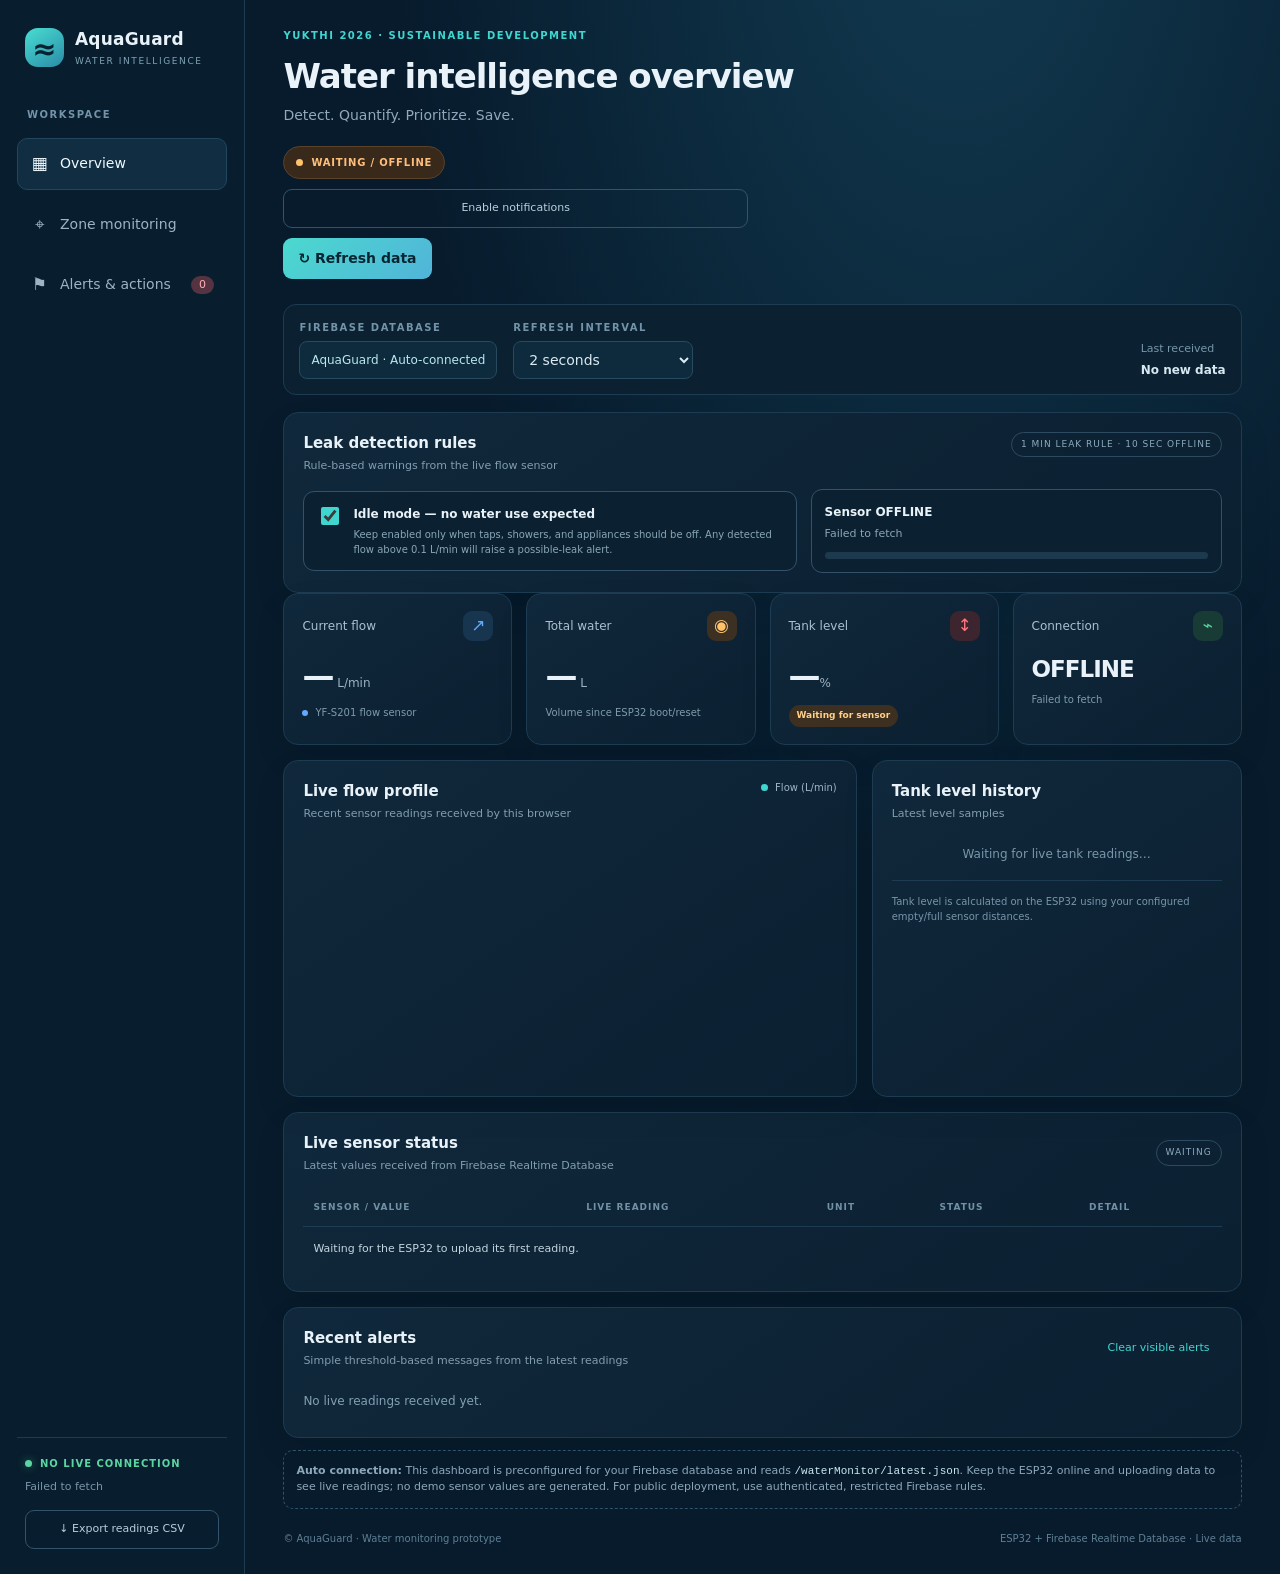
<file: index.html>
<!doctype html>
<html lang="en">
<head>
<meta charset="utf-8"><meta name="viewport" content="width=device-width,initial-scale=1">
<meta name="theme-color" content="#071b2c">
<title>AquaGuard | Live Water Intelligence</title>
<style>
:root{--bg:#071b2c;--panel:#0d2437;--panel2:#102b40;--line:#1d3b51;--text:#e8f2f8;--muted:#91a9bb;--cyan:#41d5d0;--blue:#62a9ff;--green:#5ad6a2;--amber:#ffc36b;--red:#ff777e}
*{box-sizing:border-box}body{margin:0;background:radial-gradient(ellipse at 75% -10%,#123b52 0,transparent 42%),var(--bg);color:var(--text);font:14px/1.5 Inter,ui-sans-serif,system-ui,-apple-system,BlinkMacSystemFont,"Segoe UI",sans-serif}
button,select,input{font:inherit}.app-shell{min-height:100vh;display:grid;grid-template-columns:245px minmax(0,1fr)}
.sidebar{padding:25px 17px;border-right:1px solid var(--line);background:#081d2d;display:flex;flex-direction:column;gap:9px}.brand{display:flex;align-items:center;gap:11px;padding:2px 8px 30px}.brand-mark{width:39px;height:39px;border-radius:13px;background:linear-gradient(145deg,#48ded2,#2b8ba7);display:grid;place-items:center;color:#062230;font-size:29px;font-weight:800}.brand strong{display:block;font-size:17px;letter-spacing:.2px}.brand small{display:block;color:#80a4b7;font-size:9px;letter-spacing:1.6px;margin-top:2px}.side-label,.eyebrow,.field-group label{font-size:10px;letter-spacing:1.5px;color:#7293a8;font-weight:750}.side-label{padding:0 10px 7px}.nav-item{border:1px solid transparent;background:transparent;color:#9cb4c5;text-align:left;padding:12px;border-radius:10px;display:flex;align-items:center;gap:11px;cursor:pointer}.nav-item span:first-child{font-size:17px;width:19px;text-align:center}.nav-item.active,.nav-item:hover{background:#102d42;border-color:#21465e;color:#effaff}.nav-count{margin-left:auto;background:#553340;color:#ffb3b8;border-radius:20px;padding:1px 8px;font-size:11px}.sidebar-bottom{margin-top:auto;border-top:1px solid var(--line);padding:18px 8px 0}.live-indicator{font-size:10px;letter-spacing:1px;font-weight:800;color:var(--green);display:flex;align-items:center;gap:8px}.live-indicator span,.mode-pill span{width:7px;height:7px;border-radius:50%;background:var(--green);box-shadow:0 0 10px #5ad6a277}.sidebar-bottom p{color:#7895a9;font-size:11px;margin:8px 0 15px}.outline-button,.primary-button,.text-button{cursor:pointer;border-radius:9px;padding:10px 12px}.outline-button{border:1px solid #31546a;background:transparent;color:#b9cfdd;width:100%;font-size:11px}.main-content{padding:28px clamp(18px,3vw,42px);max-width:1600px;width:100%;margin:0 auto}.topbar{display:flex;align-items:flex-start;justify-content:space-between;gap:20px;flex-wrap:wrap}.eyebrow{color:var(--cyan)}h1{font-size:clamp(25px,3vw,34px);letter-spacing:-1px;margin:8px 0 3px}.subtitle{color:var(--muted);margin:0}.top-actions{display:flex;align-items:center;gap:10px;flex-wrap:wrap}.mode-pill{border:1px solid #245849;background:#0d332f;color:#77e6bd;border-radius:30px;padding:8px 12px;display:flex;align-items:center;gap:8px;font-size:10px;letter-spacing:.8px;font-weight:800}.mode-pill.offline{color:#ffbf7c;background:#39291b;border-color:#5b4329}.mode-pill.offline span{background:var(--amber);box-shadow:none}.primary-button{border:0;background:linear-gradient(135deg,#4bd9cf,#51b4d9);color:#062531;font-weight:800;padding:10px 15px}.toolbar{display:flex;align-items:end;gap:16px;flex-wrap:wrap;margin:25px 0 17px;padding:15px;background:#0b2031;border:1px solid var(--line);border-radius:13px}.field-group{display:flex;flex-direction:column;gap:6px;min-width:180px}.field-group select,.field-group input{background:#0e2a3d;border:1px solid #29495e;color:#dbeaf3;border-radius:8px;padding:9px 11px;outline:none}.updated-text{margin-left:auto;color:#7897aa;font-size:11px}.updated-text strong{display:block;color:#d6e8f2;font-size:12px;margin-top:3px}.metric-grid{display:grid;grid-template-columns:repeat(4,minmax(0,1fr));gap:14px}.metric-card,.panel{background:linear-gradient(145deg,#10283b,#0b2031);border:1px solid var(--line);border-radius:15px;box-shadow:0 14px 35px #00000012}.metric-card{padding:17px 18px;min-width:0}.metric-heading{display:flex;align-items:center;justify-content:space-between;color:#a8c0cf;font-size:12px}.metric-icon{width:30px;height:30px;display:grid;place-items:center;border-radius:9px;font-size:17px}.blue{color:var(--blue);background:#183550}.amber{color:var(--amber);background:#3c3023}.red{color:var(--red);background:#3d252f}.green{color:var(--green);background:#183b36}.metric-value{font-size:clamp(25px,2.5vw,33px);font-weight:750;letter-spacing:-1px;margin:11px 0 5px;white-space:nowrap}.metric-value small{font-size:12px;letter-spacing:0;color:#9bb3c3;font-weight:500}.metric-foot{display:flex;align-items:center;gap:7px;color:#7f9aac;font-size:10px}.dot{width:6px;height:6px;border-radius:50%;display:inline-block}.blue-dot{background:var(--blue)}.content-grid{display:grid;grid-template-columns:minmax(0,1.55fr) minmax(260px,1fr);gap:15px;margin-top:15px}.panel{padding:19px;min-width:0}.panel-heading{display:flex;align-items:flex-start;justify-content:space-between;gap:15px;margin-bottom:14px}.panel-heading h2{font-size:15px;margin:0 0 4px}.panel-heading p{font-size:11px;color:#829daf;margin:0}.legend{display:flex;align-items:center;gap:7px;color:#9eb5c5;font-size:10px;white-space:nowrap}.legend i{display:inline-block;width:7px;height:7px;background:var(--cyan);border-radius:50%}.chart-wrap{height:240px;width:100%}#flow-chart{width:100%;height:100%;overflow:visible}.chart-empty{height:100%;display:grid;place-items:center;text-align:center;color:#7997aa;font-size:12px}.priority-bars{display:flex;flex-direction:column;gap:17px;padding:8px 0}.priority-row{display:grid;grid-template-columns:90px 1fr 40px;align-items:center;gap:9px;font-size:11px;color:#a6bdcb}.bar-track{height:8px;border-radius:20px;background:#1d394d;overflow:hidden}.bar-fill{height:100%;border-radius:20px;background:linear-gradient(90deg,#35cdbb,#62a9ff)}.priority-note{font-size:10px;color:#7895a9;border-top:1px solid var(--line);padding-top:13px;margin-top:9px}.zones-panel,.alerts-panel{margin-top:15px}.section-heading{align-items:center}.section-chip{border:1px solid #2c4b60;border-radius:20px;padding:5px 9px;color:#8caabc;font-size:9px;letter-spacing:1px;white-space:nowrap}.table-wrap{overflow-x:auto}table{border-collapse:collapse;width:100%;min-width:720px}th{text-align:left;color:#7291a5;font-size:9px;letter-spacing:1px;font-weight:800;padding:12px 10px;border-bottom:1px solid var(--line)}td{padding:14px 10px;border-bottom:1px solid #183347;color:#c3d5e0;font-size:11px}tbody tr:last-child td{border-bottom:0}.zone-name{font-weight:700;color:#e3eff6}.subline{display:block;color:#7896a9;font-size:10px;margin-top:2px}.status-tag{display:inline-block;border-radius:20px;padding:4px 8px;font-size:9px;font-weight:800;white-space:nowrap}.status-ok{color:#72e4b6;background:#123a33}.status-warn{color:#ffd08a;background:#3d3020}.status-bad{color:#ff9da4;background:#42262e}.alert-list{display:grid;grid-template-columns:repeat(auto-fit,minmax(220px,1fr));gap:10px}.alert-item{border:1px solid #234257;background:#0b2030;border-radius:11px;padding:13px;display:flex;gap:11px}.alert-symbol{width:28px;height:28px;flex:0 0 auto;display:grid;place-items:center;border-radius:8px;background:#3c2c20;color:var(--amber)}.alert-item strong{font-size:11px;display:block}.alert-item p{font-size:10px;color:#8ca6b7;margin:4px 0 0}.text-button{background:transparent;border:0;color:var(--cyan);font-size:11px}.empty-alert{color:#82a0b2;font-size:12px;padding:8px 0}footer{display:flex;justify-content:space-between;gap:12px;flex-wrap:wrap;color:#5f7f94;font-size:10px;margin-top:22px}.toast{position:fixed;right:20px;bottom:20px;background:#123448;border:1px solid #2d6070;color:#dff8ff;padding:11px 15px;border-radius:10px;opacity:0;transform:translateY(8px);transition:.2s;pointer-events:none}.toast.show{opacity:1;transform:translateY(0)}.leak-controls{margin-top:15px}.leak-layout{display:grid;grid-template-columns:minmax(0,1.2fr) minmax(220px,1fr);gap:14px;align-items:center}.idle-toggle{display:flex;align-items:flex-start;gap:11px;padding:13px;border:1px solid #315269;border-radius:11px;background:#0b2030}.idle-toggle input{width:18px;height:18px;accent-color:#41d5d0;margin-top:2px;flex:0 0 auto}.idle-toggle strong{display:block;font-size:12px}.idle-toggle small{display:block;color:#89a6b8;font-size:10px;margin-top:4px}.leak-status{padding:13px;border:1px solid #315269;border-radius:11px;background:#0b2030}.leak-status strong{display:block;font-size:12px}.leak-status p{margin:5px 0 0;color:#89a6b8;font-size:11px}.leak-progress{height:7px;border-radius:20px;background:#1d394d;overflow:hidden;margin-top:10px}.leak-progress span{display:block;height:100%;width:0;background:linear-gradient(90deg,#ffc36b,#ff777e);transition:width .3s}.connection-help{margin-top:12px;padding:12px;border:1px dashed #315269;border-radius:10px;color:#8da8ba;font-size:11px}.connection-help code{color:#c9e8f2;overflow-wrap:anywhere}
@media(max-width:1050px){.metric-grid{grid-template-columns:repeat(2,minmax(0,1fr))}.app-shell{grid-template-columns:205px minmax(0,1fr)}}
@media(max-width:760px){.leak-layout{grid-template-columns:1fr}.app-shell{display:block}.sidebar{position:static;padding:12px 15px;border-right:0;border-bottom:1px solid var(--line);display:block}.brand{padding:0 4px 10px}.side-label,.sidebar-bottom{display:none}.sidebar .nav-item{display:inline-flex;padding:8px 10px;font-size:11px;margin-right:4px}.main-content{padding:22px 14px}.content-grid{grid-template-columns:1fr}.toolbar{align-items:stretch}.field-group{flex:1;min-width:145px}.updated-text{margin-left:0}.chart-wrap{height:210px}.metric-card{padding:14px}.metric-value{font-size:25px}}
@media(max-width:390px){.metric-grid{grid-template-columns:1fr 1fr;gap:8px}.metric-card{padding:12px}.metric-heading{font-size:10px}.metric-value{font-size:22px}}
</style>
</head>
<body>
<div class="app-shell">
<aside class="sidebar">
  <div class="brand"><div class="brand-mark">≈</div><div><strong>AquaGuard</strong><small>WATER INTELLIGENCE</small></div></div>
  <div class="side-label">WORKSPACE</div>
  <button class="nav-item active" data-view="overview"><span>▦</span> Overview</button>
  <button class="nav-item" data-view="zones"><span>⌖</span> Zone monitoring</button>
  <button class="nav-item" data-view="alerts"><span>⚑</span> Alerts & actions <span class="nav-count" id="sidebar-alert-count">0</span></button>
  <div class="sidebar-bottom"><div class="live-indicator"><span></span><b id="side-mode">LIVE CONNECTION</b></div><p id="side-message">Waiting for Firebase sensor data.</p><button class="outline-button" id="export-csv">↓ Export readings CSV</button></div>
</aside>
<main class="main-content">
<header class="topbar"><div><div class="eyebrow">YUKTHI 2026 · SUSTAINABLE DEVELOPMENT</div><h1 id="page-title">Water intelligence overview</h1><p class="subtitle">Detect. Quantify. Prioritize. Save.</p></div><div class="top-actions"><span class="mode-pill offline" id="mode-pill"><span></span><b id="mode-text">CONNECTING TO FIREBASE</b></span><button class="outline-button" id="enable-notifications" type="button">Enable notifications</button><button class="primary-button" id="run-scan">↻ Refresh data</button></div></header>
<section class="toolbar">
 <div class="field-group"><label>FIREBASE DATABASE</label><div style="background:#0e2a3d;border:1px solid #29495e;color:#b9e9ed;border-radius:8px;padding:9px 11px;font-size:12px">AquaGuard · Auto-connected</div></div>
 <div class="field-group"><label for="refresh-rate">REFRESH INTERVAL</label><select id="refresh-rate"><option value="2000">2 seconds</option><option value="5000">5 seconds</option><option value="10000">10 seconds</option></select></div>
 <div class="updated-text">Last received<strong id="last-updated">Waiting for data</strong></div>
</section>
<section class="panel leak-controls" aria-labelledby="leak-heading">
 <div class="panel-heading"><div><h2 id="leak-heading">Leak detection rules</h2><p>Rule-based warnings from the live flow sensor</p></div><span class="section-chip">1 MIN LEAK RULE · 10 SEC OFFLINE</span></div>
 <div class="leak-layout">
  <label class="idle-toggle" for="idle-mode"><input type="checkbox" id="idle-mode" checked><span><strong>Idle mode — no water use expected</strong><small>Keep enabled only when taps, showers, and appliances should be off. Any detected flow above 0.1 L/min will raise a possible-leak alert.</small></span></label>
  <div class="leak-status"><strong id="leak-status-title">Monitoring flow…</strong><p id="leak-status-detail">Leak alert after 1 minute of continuous flow above 0.1 L/min. No fresh sensor update for 10 seconds means OFFLINE.</p><div class="leak-progress"><span id="leak-progress-bar"></span></div></div>
 </div>
</section>
<section class="metric-grid" id="metrics">
 <article class="metric-card"><div class="metric-heading">Current flow <span class="metric-icon blue">↗</span></div><div class="metric-value"><span id="metric-flow">—</span><small> L/min</small></div><div class="metric-foot"><span class="dot blue-dot"></span> YF-S201 flow sensor</div></article>
 <article class="metric-card"><div class="metric-heading">Total water <span class="metric-icon amber">◉</span></div><div class="metric-value"><span id="metric-loss">—</span><small> L</small></div><div class="metric-foot">Volume since ESP32 boot/reset</div></article>
 <article class="metric-card"><div class="metric-heading">Tank level <span class="metric-icon red">↕</span></div><div class="metric-value"><span id="metric-priority">—</span><small id="level-unit">%</small></div><div class="metric-foot"><span class="status-tag status-warn" id="tank-status">Waiting for sensor</span></div></article>
 <article class="metric-card"><div class="metric-heading">Connection <span class="metric-icon green">⌁</span></div><div class="metric-value" id="metric-zones" style="font-size:23px">OFFLINE</div><div class="metric-foot" id="connection-detail">Waiting for Firebase data</div></article>
</section>
<section class="content-grid">
 <article class="panel chart-panel"><div class="panel-heading"><div><h2>Live flow profile</h2><p>Recent sensor readings received by this browser</p></div><span class="legend"><i></i> Flow (L/min)</span></div><div class="chart-wrap"><svg id="flow-chart" viewBox="0 0 640 230" role="img" aria-label="Live water flow line chart"></svg></div></article>
 <article class="panel priority-panel"><div class="panel-heading"><div><h2>Tank level history</h2><p>Latest level samples</p></div></div><div id="priority-bars" class="priority-bars"><div class="chart-empty">Waiting for live tank readings…</div></div><div class="priority-note">Tank level is calculated on the ESP32 using your configured empty/full sensor distances.</div></article>
</section>
<section class="panel zones-panel" id="zone-section"><div class="panel-heading section-heading"><div><h2>Live sensor status</h2><p>Latest values received from Firebase Realtime Database</p></div><span class="section-chip" id="zone-count">WAITING</span></div><div class="table-wrap"><table><thead><tr><th>SENSOR / VALUE</th><th>LIVE READING</th><th>UNIT</th><th>STATUS</th><th>DETAIL</th></tr></thead><tbody id="zone-table"><tr><td colspan="5">Waiting for the ESP32 to upload its first reading.</td></tr></tbody></table></div></section>
<section class="panel alerts-panel" id="alerts-section"><div class="panel-heading section-heading"><div><h2>Recent alerts</h2><p>Simple threshold-based messages from the latest readings</p></div><button class="text-button" id="clear-alerts">Clear visible alerts</button></div><div id="alert-list" class="alert-list"><div class="empty-alert">No live readings received yet.</div></div></section>
<div class="connection-help"><strong>Auto connection:</strong> This dashboard is preconfigured for your Firebase database and reads <code>/waterMonitor/latest.json</code>. Keep the ESP32 online and uploading data to see live readings; no demo sensor values are generated. For public deployment, use authenticated, restricted Firebase rules.</div>
<footer><span>© AquaGuard · Water monitoring prototype</span><span>ESP32 + Firebase Realtime Database · Live data</span></footer>
</main></div><div id="toast" class="toast" role="status" aria-live="polite"></div>
<script>
(() => {
const $ = id => document.getElementById(id);
const DB_URL = "https://aquaguard-2717f-default-rtdb.asia-southeast1.firebasedatabase.app";
let history = [], levelHistory = [], alerts = [], timer = null, lastData = null, lastDataAt = 0;
const maxPoints = 30;
const FLOW_THRESHOLD = 0.1;
const LEAK_DURATION_MS = 60 * 1000;
const OFFLINE_TIMEOUT_MS = 10 * 1000;
let continuousFlowStartedAt = null, lastSampleAt = null, lastSampleId = null, lastFlow = 0;
 let lastFreshSampleAt = 0, lastPayloadFingerprint = null, offlineWatchdog = null;
 let leakNotificationSent = false;
function dbBase(){return DB_URL}
function toast(message){const el=$("toast");el.textContent=message;el.classList.add("show");setTimeout(()=>el.classList.remove("show"),2600)}
function setConnection(online,msg){
 $("mode-pill").classList.toggle("offline",!online);
 $("mode-text").textContent=online?"LIVE DATA CONNECTED":"WAITING / OFFLINE";
 $("side-mode").textContent=online?"LIVE CONNECTION":"NO LIVE CONNECTION";
 $("side-message").textContent=msg;
 $("metric-zones").textContent=online?"ONLINE":"OFFLINE";
 $("connection-detail").textContent=msg;
}
function num(v){const n=Number(v);return Number.isFinite(n)?n:null}
function format(v,d=2){return v===null||v===undefined||!Number.isFinite(Number(v))?"—":Number(v).toFixed(d)}
function timeLabel(t){return new Date(t).toLocaleTimeString([], {hour:"2-digit",minute:"2-digit",second:"2-digit"})}
function addAlert(key,title,detail,kind="warn"){
 if(alerts.some(a=>a.key===key))return;
 alerts.unshift({key,title,detail,kind,time:Date.now()});alerts=alerts.slice(0,10);renderAlerts();
  if ("Notification" in window && Notification.permission === "granted") {
   try { new Notification("AquaGuard: " + title, { body: detail, tag: key }); } catch (_) {}
  }
}
function renderAlerts(){
 $("sidebar-alert-count").textContent=alerts.length;
 const el=$("alert-list");
 if(!alerts.length){el.innerHTML='<div class="empty-alert">No alerts currently. Alerts will appear when a live reading crosses a threshold.</div>';return}
 el.innerHTML=alerts.map(a=>`<div class="alert-item"><div class="alert-symbol" style="${a.kind==="bad"?"background:#42262e;color:#ff9da4":""}">${a.kind==="bad"?"!":"⚑"}</div><div><strong>${escapeHtml(a.title)}</strong><p>${escapeHtml(a.detail)} · ${timeLabel(a.time)}</p></div></div>`).join("");
}
function escapeHtml(s){return String(s).replace(/[&<>"']/g,c=>({"&":"&amp;","<":"&lt;",">":"&gt;",'"':"&quot;","'":"&#39;"}[c]))}
function renderChart(){
 const svg=$("flow-chart"), w=640,h=230,left=42,right=14,top=12,bottom=28,pw=w-left-right,ph=h-top-bottom;
 if(history.length<1){svg.innerHTML='<text x="320" y="112" text-anchor="middle" fill="#7897aa" font-size="13">Waiting for live Firebase readings…</text>';return}
 const values=history.map(p=>p.v), max=Math.max(1,...values)*1.18, min=0;
 let out="";
 for(let i=0;i<=4;i++){let y=top+ph*i/4;let val=max-(max-min)*i/4;out+=`<line x1="${left}" y1="${y}" x2="${w-right}" y2="${y}" stroke="#1d3b51" stroke-width="1"/><text x="${left-8}" y="${y+4}" text-anchor="end" fill="#7593a7" font-size="10">${val.toFixed(1)}</text>`}
 const pts=history.map((p,i)=>({x:left+(history.length===1?pw/2:pw*i/(maxPoints-1)),y:top+ph-(p.v/max)*ph}));
 if(pts.length>1){let area=`${pts[0].x},${top+ph} `+pts.map(p=>`${p.x},${p.y}`).join(" ")+` ${pts[pts.length-1].x},${top+ph}`;out+=`<polygon points="${area}" fill="#41d5d0" opacity=".10"/>`}
 out+=`<polyline points="${pts.map(p=>`${p.x},${p.y}`).join(" ")}" fill="none" stroke="#41d5d0" stroke-width="3" stroke-linecap="round" stroke-linejoin="round"/>`;
 pts.forEach(p=>out+=`<circle cx="${p.x}" cy="${p.y}" r="3.5" fill="#071b2c" stroke="#41d5d0" stroke-width="2"/>`);
 const ticks=[0,Math.floor((history.length-1)/2),history.length-1].filter((v,i,a)=>a.indexOf(v)===i);
 ticks.forEach(i=>out+=`<text x="${pts[i].x}" y="${h-7}" text-anchor="middle" fill="#7593a7" font-size="10">${history[i].t}</text>`);
 svg.innerHTML=out;
}
function renderLevelBars(){
 const el=$("priority-bars");
 if(!levelHistory.length){el.innerHTML='<div class="chart-empty">Waiting for live tank readings…</div>';return}
 const subset=levelHistory.slice(-5).reverse();
 el.innerHTML=subset.map((p,i)=>{const valid=p.v>=0;const v=valid?Math.max(0,Math.min(100,p.v)):0;return `<div><div class="priority-row"><span>${p.t}</span><div class="bar-track"><div class="bar-fill" style="width:${v}%;background:${v<20?"linear-gradient(90deg,#ff777e,#ffc36b)":"linear-gradient(90deg,#35cdbb,#62a9ff)"}"></div></div><strong>${valid?format(v,0)+"%":"N/A"}</strong></div></div>`}).join("");
}
function renderTable(d){
 const rows=[
 ["Water flow rate",format(d.flowRateLMin),"L/min",d.flowRateLMin>0?"Flow detected":"No flow",d.flowRateLMin>0?"Water is moving through the sensor":"No pulses measured in latest interval"],
 ["Total water volume",format(d.totalLitres),"L","Reported","ESP32 running total"],
 ["Tank level",d.tankLevelPercent<0?"No echo":format(d.tankLevelPercent,0),d.tankLevelPercent<0?"":"% ",d.tankLevelPercent<0?"Sensor check":d.tankLevelPercent<20?"Low level":d.tankLevelPercent>90?"Nearly full":"Normal","Ultrasonic sensor reading"],
 ["Sensor distance",format(d.distanceCm),"cm",d.distanceCm<0?"No echo":"Reported","Distance from sensor to water surface"],
 ["Wi-Fi signal",d.wifiRssi===null?"—":d.wifiRssi,"dBm",d.wifiRssi!==null?"Reported":"Not supplied","Signal strength at ESP32"]
 ];
 $("zone-table").innerHTML=rows.map(r=>`<tr><td class="zone-name">${r[0]}</td><td>${r[1]}</td><td>${r[2]}</td><td><span class="status-tag ${String(r[3]).includes("Low")||String(r[3]).includes("check")?"status-warn":String(r[3]).includes("full")?"status-warn":"status-ok"}">${r[3]}</span></td><td>${r[4]}</td></tr>`).join("");
 $("zone-count").textContent="5 LIVE VALUES";
}
function updateLeakRules(flow, d){
 const now = Date.now();
 const sampleId = d.updatedAtMillis ?? d.timestamp ?? d.updatedAt ?? null;
 const fingerprint = JSON.stringify([d.flowRateLMin, d.totalLitres, d.tankLevelPercent, d.distanceCm, d.wifiRssi]);
 // Prefer the ESP32 timestamp. If firmware does not send one, fall back to
 // detecting whether the actual sensor payload changes between polls.
 const hasSampleId = sampleId !== null && sampleId !== undefined;
 const sampleKey = hasSampleId ? String(sampleId) : fingerprint;
 const isNewSample = sampleKey !== lastSampleId;
 if (isNewSample) {
  const gap = lastSampleAt === null ? 0 : now - lastSampleAt;
  const continuous = flow > FLOW_THRESHOLD;
  if (!continuous || (lastSampleAt !== null && gap > OFFLINE_TIMEOUT_MS)) {
   continuousFlowStartedAt = continuous ? now : null;
   leakNotificationSent = false;
  } else if (continuousFlowStartedAt === null) {
   continuousFlowStartedAt = now;
   leakNotificationSent = false;
  }
  lastSampleAt = now;
  lastFreshSampleAt = now;
  lastSampleId = sampleKey;
  lastPayloadFingerprint = fingerprint;
  lastFlow = flow;
 }
 const idleMode = $("idle-mode").checked;
 if (idleMode && flow > FLOW_THRESHOLD) {
  addAlert("flow-while-idle", "Possible leak — flow during idle mode", `Flow is ${format(flow)} L/min while idle mode says no water use is expected. Check taps, toilets, pipes, and appliances.`, "bad");
 }
 const elapsed = continuousFlowStartedAt === null || flow <= FLOW_THRESHOLD ? 0 : Math.max(0, now - continuousFlowStartedAt);
 const minutes = Math.floor(elapsed / 60000), seconds = Math.floor((elapsed % 60000) / 1000);
 const status = $("leak-status-title"), detail = $("leak-status-detail"), bar = $("leak-progress-bar");
 if (flow <= FLOW_THRESHOLD) {
  status.textContent = "No continuous flow detected";
  detail.textContent = `Flow is at or below ${FLOW_THRESHOLD.toFixed(1)} L/min. The 1-minute timer is reset.`;
  bar.style.width = "0%";
 } else if (elapsed >= LEAK_DURATION_MS) {
  status.textContent = "POSSIBLE LEAK — continuous flow for 1 minute";
  detail.textContent = `Flow has remained above ${FLOW_THRESHOLD.toFixed(1)} L/min for at least 1 minute. Inspect the system; this is a suspicion, not proof of a leak.`;
  bar.style.width = "100%";
  addAlert("continuous-flow-1min", "POSSIBLE WATER LEAK — 1 minute continuous flow", `Flow has stayed above ${FLOW_THRESHOLD.toFixed(1)} L/min for 1 minute. Inspect taps, toilet valves, pipe joints, and the tank inlet.`, "bad");
  leakNotificationSent = true;
 } else {
  status.textContent = `Continuous flow: ${minutes}m ${String(seconds).padStart(2,"0")}s / 1m`;
  detail.textContent = idleMode ? "Idle-flow alert is also enabled. Turn idle mode off during expected water use." : "Idle mode is off; the 1-minute continuous-flow rule remains active.";
  bar.style.width = `${Math.min(100, elapsed / LEAK_DURATION_MS * 100)}%`;
 }
}
function checkSensorFreshness(){
 const now = Date.now();
 if (!lastFreshSampleAt) return;
 if (now - lastFreshSampleAt >= OFFLINE_TIMEOUT_MS) {
  setConnection(false, "No new ESP32 sensor reading for 10 seconds");
  $("last-updated").textContent = "No fresh reading — OFFLINE";
  $("leak-status-title").textContent = "Sensor OFFLINE";
  $("leak-status-detail").textContent = "The sensor data has not changed for 10 seconds. Leak timing is paused until fresh readings return.";
  $("leak-progress-bar").style.width = "0%";
  continuousFlowStartedAt = null;
 }
}
function applyData(d){
 const flow=num(d.flowRateLMin),total=num(d.totalLitres),level=num(d.tankLevelPercent),distance=num(d.distanceCm),rssi=num(d.wifiRssi);
 const data={flowRateLMin:flow??0,totalLitres:total??0,tankLevelPercent:level??-1,distanceCm:distance??-1,wifiRssi:rssi};
 lastData=data;lastDataAt=Date.now();
 $("metric-flow").textContent=format(flow);
 $("metric-loss").textContent=format(total);
 $("metric-priority").textContent=level===null||level<0?"—":format(level,0);
 $("tank-status").textContent=level===null||level<0?"Sensor check":level<20?"LOW LEVEL":level>90?"NEARLY FULL":"NORMAL";
 $("tank-status").className="status-tag "+(level===null||level<0||level<20?"status-warn":level>90?"status-warn":"status-ok");
 $("last-updated").textContent=new Date().toLocaleTimeString();
 const t=timeLabel(Date.now());
 history.push({v:Math.max(0,flow??0),t});history=history.slice(-maxPoints);
 if(level!==null){levelHistory.push({v:level,t});levelHistory=levelHistory.slice(-maxPoints)}
 renderChart();renderLevelBars();renderTable(data);
 updateLeakRules(flow ?? 0, d);
 if (lastFreshSampleAt && Date.now() - lastFreshSampleAt < OFFLINE_TIMEOUT_MS) setConnection(true,"Latest readings received");
 if(level!==null&&level>=0&&level<20)addAlert("low:"+Math.floor(level/5),"Low tank level",`Tank level is ${format(level,0)}%. Check the tank or refill supply.`,"warn");
 else if(level!==null&&level>95)addAlert("full:"+Math.floor(level/2),"Tank nearly full",`Tank level is ${format(level,0)}%. Check for overflow risk.`,"warn");
 if(flow!==null&&flow>0.1&&level!==null&&level<5)addAlert("flowlowtank","Flow while tank is nearly empty",`Flow is ${format(flow)} L/min while the reported tank level is low.`,"bad");
}
async function refresh(){
 const base=dbBase();
 if(!base||base.includes("YOUR-PROJECT")||!/^https:\/\/.+/.test(base)){setConnection(false,"Enter a valid Firebase database URL");return}
 try{
  const res=await fetch(base+"/waterMonitor/latest.json",{cache:"no-store"});
  if(!res.ok)throw new Error("Firebase HTTP "+res.status+". Check database URL and read rules.");
  const d=await res.json();
  if(!d)throw new Error("No sensor data yet. Upload the ESP32 firmware first.");
  if(typeof d!=="object")throw new Error("Unexpected data at /waterMonitor/latest.json.");
  applyData(d);
 }catch(e){setConnection(false,e.message);$("last-updated").textContent="No new data";$("connection-detail").textContent=e.message;$("leak-status-title").textContent="Sensor OFFLINE";$("leak-status-detail").textContent=e.message;continuousFlowStartedAt=null}
}
function restartTimer(){if(timer)clearInterval(timer);refresh();timer=setInterval(refresh,Number($("refresh-rate").value)||2000)}
$("run-scan").addEventListener("click",()=>{refresh();toast("Refreshing Firebase readings…")});
$("enable-notifications").addEventListener("click", async ()=>{
 if (!("Notification" in window)) { toast("This browser does not support notifications"); return; }
 try {
  const permission = await Notification.requestPermission();
  if (permission === "granted") { toast("Browser notifications enabled"); $("enable-notifications").textContent = "Notifications enabled"; }
  else toast("Notification permission was not granted");
 } catch (_) { toast("Could not enable notifications"); }
});
$("refresh-rate").addEventListener("change",restartTimer);
$("clear-alerts").addEventListener("click",()=>{alerts=[];renderAlerts();toast("Visible alerts cleared")});
$("idle-mode").addEventListener("change",()=>{
 if($("idle-mode").checked && lastData && lastData.flowRateLMin > FLOW_THRESHOLD){
  addAlert("flow-while-idle", "Possible leak — flow during idle mode", `Flow is ${format(lastData.flowRateLMin)} L/min while idle mode says no water use is expected. Check taps, toilets, pipes, and appliances.`, "bad");
 }
 toast($("idle-mode").checked ? "Idle-flow monitoring enabled" : "Idle-flow monitoring paused");
});
$("export-csv").addEventListener("click",()=>{
 const rows=[["browser_time","flow_rate_l_min","total_litres","tank_level_percent","distance_cm","wifi_rssi"]];
 if(lastData)rows.push([new Date().toISOString(),lastData.flowRateLMin,lastData.totalLitres,lastData.tankLevelPercent,lastData.distanceCm,lastData.wifiRssi]);
 history.forEach((p,i)=>{if(i===0&&!lastData)rows.push([p.t,...[p.v,"","","",""]])});
 const csv=rows.map(r=>r.map(v=>`"${String(v??"").replace(/"/g,'""')}"`).join(",")).join("\n");
 const a=document.createElement("a");a.href=URL.createObjectURL(new Blob([csv],{type:"text/csv"}));a.download="aquaguard-live-readings.csv";a.click();URL.revokeObjectURL(a.href);
});
document.querySelectorAll(".nav-item").forEach(btn=>btn.addEventListener("click",()=>{
 document.querySelectorAll(".nav-item").forEach(b=>b.classList.remove("active"));btn.classList.add("active");
 const view=btn.dataset.view;
 if(view==="zones")$("zone-section").scrollIntoView({behavior:"smooth",block:"start"});
 else if(view==="alerts")$("alerts-section").scrollIntoView({behavior:"smooth",block:"start"});
 else window.scrollTo({top:0,behavior:"smooth"});
}));
restartTimer();
 offlineWatchdog = setInterval(checkSensorFreshness, 500);
})();
</script>
</body></html>
</file>
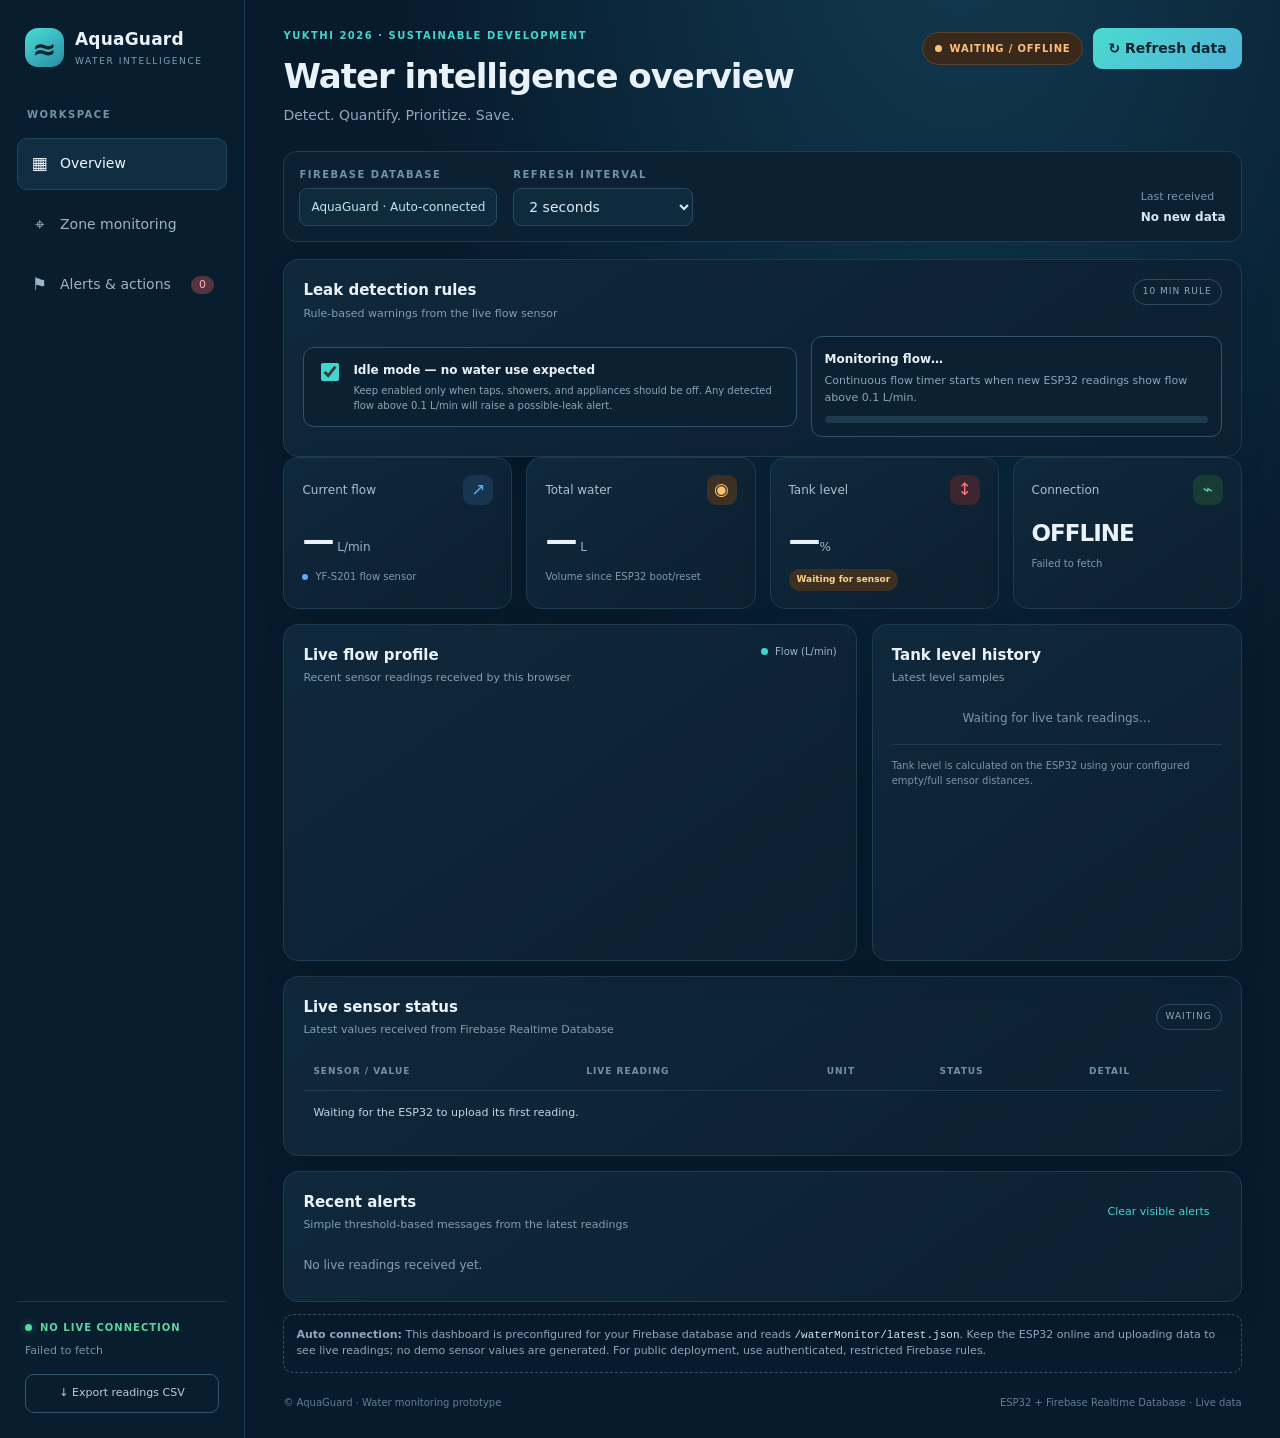
<file: AquaGuard_1min_leak_10sec_offline.html>
<!doctype html>
<html lang="en">
<head>
<meta charset="utf-8"><meta name="viewport" content="width=device-width,initial-scale=1">
<meta name="theme-color" content="#071b2c">
<title>AquaGuard | Live Water Intelligence</title>
<style>
:root{--bg:#071b2c;--panel:#0d2437;--panel2:#102b40;--line:#1d3b51;--text:#e8f2f8;--muted:#91a9bb;--cyan:#41d5d0;--blue:#62a9ff;--green:#5ad6a2;--amber:#ffc36b;--red:#ff777e}
*{box-sizing:border-box}body{margin:0;background:radial-gradient(ellipse at 75% -10%,#123b52 0,transparent 42%),var(--bg);color:var(--text);font:14px/1.5 Inter,ui-sans-serif,system-ui,-apple-system,BlinkMacSystemFont,"Segoe UI",sans-serif}
button,select,input{font:inherit}.app-shell{min-height:100vh;display:grid;grid-template-columns:245px minmax(0,1fr)}
.sidebar{padding:25px 17px;border-right:1px solid var(--line);background:#081d2d;display:flex;flex-direction:column;gap:9px}.brand{display:flex;align-items:center;gap:11px;padding:2px 8px 30px}.brand-mark{width:39px;height:39px;border-radius:13px;background:linear-gradient(145deg,#48ded2,#2b8ba7);display:grid;place-items:center;color:#062230;font-size:29px;font-weight:800}.brand strong{display:block;font-size:17px;letter-spacing:.2px}.brand small{display:block;color:#80a4b7;font-size:9px;letter-spacing:1.6px;margin-top:2px}.side-label,.eyebrow,.field-group label{font-size:10px;letter-spacing:1.5px;color:#7293a8;font-weight:750}.side-label{padding:0 10px 7px}.nav-item{border:1px solid transparent;background:transparent;color:#9cb4c5;text-align:left;padding:12px;border-radius:10px;display:flex;align-items:center;gap:11px;cursor:pointer}.nav-item span:first-child{font-size:17px;width:19px;text-align:center}.nav-item.active,.nav-item:hover{background:#102d42;border-color:#21465e;color:#effaff}.nav-count{margin-left:auto;background:#553340;color:#ffb3b8;border-radius:20px;padding:1px 8px;font-size:11px}.sidebar-bottom{margin-top:auto;border-top:1px solid var(--line);padding:18px 8px 0}.live-indicator{font-size:10px;letter-spacing:1px;font-weight:800;color:var(--green);display:flex;align-items:center;gap:8px}.live-indicator span,.mode-pill span{width:7px;height:7px;border-radius:50%;background:var(--green);box-shadow:0 0 10px #5ad6a277}.sidebar-bottom p{color:#7895a9;font-size:11px;margin:8px 0 15px}.outline-button,.primary-button,.text-button{cursor:pointer;border-radius:9px;padding:10px 12px}.outline-button{border:1px solid #31546a;background:transparent;color:#b9cfdd;width:100%;font-size:11px}.main-content{padding:28px clamp(18px,3vw,42px);max-width:1600px;width:100%;margin:0 auto}.topbar{display:flex;align-items:flex-start;justify-content:space-between;gap:20px;flex-wrap:wrap}.eyebrow{color:var(--cyan)}h1{font-size:clamp(25px,3vw,34px);letter-spacing:-1px;margin:8px 0 3px}.subtitle{color:var(--muted);margin:0}.top-actions{display:flex;align-items:center;gap:10px;flex-wrap:wrap}.mode-pill{border:1px solid #245849;background:#0d332f;color:#77e6bd;border-radius:30px;padding:8px 12px;display:flex;align-items:center;gap:8px;font-size:10px;letter-spacing:.8px;font-weight:800}.mode-pill.offline{color:#ffbf7c;background:#39291b;border-color:#5b4329}.mode-pill.offline span{background:var(--amber);box-shadow:none}.primary-button{border:0;background:linear-gradient(135deg,#4bd9cf,#51b4d9);color:#062531;font-weight:800;padding:10px 15px}.toolbar{display:flex;align-items:end;gap:16px;flex-wrap:wrap;margin:25px 0 17px;padding:15px;background:#0b2031;border:1px solid var(--line);border-radius:13px}.field-group{display:flex;flex-direction:column;gap:6px;min-width:180px}.field-group select,.field-group input{background:#0e2a3d;border:1px solid #29495e;color:#dbeaf3;border-radius:8px;padding:9px 11px;outline:none}.updated-text{margin-left:auto;color:#7897aa;font-size:11px}.updated-text strong{display:block;color:#d6e8f2;font-size:12px;margin-top:3px}.metric-grid{display:grid;grid-template-columns:repeat(4,minmax(0,1fr));gap:14px}.metric-card,.panel{background:linear-gradient(145deg,#10283b,#0b2031);border:1px solid var(--line);border-radius:15px;box-shadow:0 14px 35px #00000012}.metric-card{padding:17px 18px;min-width:0}.metric-heading{display:flex;align-items:center;justify-content:space-between;color:#a8c0cf;font-size:12px}.metric-icon{width:30px;height:30px;display:grid;place-items:center;border-radius:9px;font-size:17px}.blue{color:var(--blue);background:#183550}.amber{color:var(--amber);background:#3c3023}.red{color:var(--red);background:#3d252f}.green{color:var(--green);background:#183b36}.metric-value{font-size:clamp(25px,2.5vw,33px);font-weight:750;letter-spacing:-1px;margin:11px 0 5px;white-space:nowrap}.metric-value small{font-size:12px;letter-spacing:0;color:#9bb3c3;font-weight:500}.metric-foot{display:flex;align-items:center;gap:7px;color:#7f9aac;font-size:10px}.dot{width:6px;height:6px;border-radius:50%;display:inline-block}.blue-dot{background:var(--blue)}.content-grid{display:grid;grid-template-columns:minmax(0,1.55fr) minmax(260px,1fr);gap:15px;margin-top:15px}.panel{padding:19px;min-width:0}.panel-heading{display:flex;align-items:flex-start;justify-content:space-between;gap:15px;margin-bottom:14px}.panel-heading h2{font-size:15px;margin:0 0 4px}.panel-heading p{font-size:11px;color:#829daf;margin:0}.legend{display:flex;align-items:center;gap:7px;color:#9eb5c5;font-size:10px;white-space:nowrap}.legend i{display:inline-block;width:7px;height:7px;background:var(--cyan);border-radius:50%}.chart-wrap{height:240px;width:100%}#flow-chart{width:100%;height:100%;overflow:visible}.chart-empty{height:100%;display:grid;place-items:center;text-align:center;color:#7997aa;font-size:12px}.priority-bars{display:flex;flex-direction:column;gap:17px;padding:8px 0}.priority-row{display:grid;grid-template-columns:90px 1fr 40px;align-items:center;gap:9px;font-size:11px;color:#a6bdcb}.bar-track{height:8px;border-radius:20px;background:#1d394d;overflow:hidden}.bar-fill{height:100%;border-radius:20px;background:linear-gradient(90deg,#35cdbb,#62a9ff)}.priority-note{font-size:10px;color:#7895a9;border-top:1px solid var(--line);padding-top:13px;margin-top:9px}.zones-panel,.alerts-panel{margin-top:15px}.section-heading{align-items:center}.section-chip{border:1px solid #2c4b60;border-radius:20px;padding:5px 9px;color:#8caabc;font-size:9px;letter-spacing:1px;white-space:nowrap}.table-wrap{overflow-x:auto}table{border-collapse:collapse;width:100%;min-width:720px}th{text-align:left;color:#7291a5;font-size:9px;letter-spacing:1px;font-weight:800;padding:12px 10px;border-bottom:1px solid var(--line)}td{padding:14px 10px;border-bottom:1px solid #183347;color:#c3d5e0;font-size:11px}tbody tr:last-child td{border-bottom:0}.zone-name{font-weight:700;color:#e3eff6}.subline{display:block;color:#7896a9;font-size:10px;margin-top:2px}.status-tag{display:inline-block;border-radius:20px;padding:4px 8px;font-size:9px;font-weight:800;white-space:nowrap}.status-ok{color:#72e4b6;background:#123a33}.status-warn{color:#ffd08a;background:#3d3020}.status-bad{color:#ff9da4;background:#42262e}.alert-list{display:grid;grid-template-columns:repeat(auto-fit,minmax(220px,1fr));gap:10px}.alert-item{border:1px solid #234257;background:#0b2030;border-radius:11px;padding:13px;display:flex;gap:11px}.alert-symbol{width:28px;height:28px;flex:0 0 auto;display:grid;place-items:center;border-radius:8px;background:#3c2c20;color:var(--amber)}.alert-item strong{font-size:11px;display:block}.alert-item p{font-size:10px;color:#8ca6b7;margin:4px 0 0}.text-button{background:transparent;border:0;color:var(--cyan);font-size:11px}.empty-alert{color:#82a0b2;font-size:12px;padding:8px 0}footer{display:flex;justify-content:space-between;gap:12px;flex-wrap:wrap;color:#5f7f94;font-size:10px;margin-top:22px}.toast{position:fixed;right:20px;bottom:20px;background:#123448;border:1px solid #2d6070;color:#dff8ff;padding:11px 15px;border-radius:10px;opacity:0;transform:translateY(8px);transition:.2s;pointer-events:none}.toast.show{opacity:1;transform:translateY(0)}.leak-controls{margin-top:15px}.leak-layout{display:grid;grid-template-columns:minmax(0,1.2fr) minmax(220px,1fr);gap:14px;align-items:center}.idle-toggle{display:flex;align-items:flex-start;gap:11px;padding:13px;border:1px solid #315269;border-radius:11px;background:#0b2030}.idle-toggle input{width:18px;height:18px;accent-color:#41d5d0;margin-top:2px;flex:0 0 auto}.idle-toggle strong{display:block;font-size:12px}.idle-toggle small{display:block;color:#89a6b8;font-size:10px;margin-top:4px}.leak-status{padding:13px;border:1px solid #315269;border-radius:11px;background:#0b2030}.leak-status strong{display:block;font-size:12px}.leak-status p{margin:5px 0 0;color:#89a6b8;font-size:11px}.leak-progress{height:7px;border-radius:20px;background:#1d394d;overflow:hidden;margin-top:10px}.leak-progress span{display:block;height:100%;width:0;background:linear-gradient(90deg,#ffc36b,#ff777e);transition:width .3s}.connection-help{margin-top:12px;padding:12px;border:1px dashed #315269;border-radius:10px;color:#8da8ba;font-size:11px}.connection-help code{color:#c9e8f2;overflow-wrap:anywhere}
@media(max-width:1050px){.metric-grid{grid-template-columns:repeat(2,minmax(0,1fr))}.app-shell{grid-template-columns:205px minmax(0,1fr)}}
@media(max-width:760px){.leak-layout{grid-template-columns:1fr}.app-shell{display:block}.sidebar{position:static;padding:12px 15px;border-right:0;border-bottom:1px solid var(--line);display:block}.brand{padding:0 4px 10px}.side-label,.sidebar-bottom{display:none}.sidebar .nav-item{display:inline-flex;padding:8px 10px;font-size:11px;margin-right:4px}.main-content{padding:22px 14px}.content-grid{grid-template-columns:1fr}.toolbar{align-items:stretch}.field-group{flex:1;min-width:145px}.updated-text{margin-left:0}.chart-wrap{height:210px}.metric-card{padding:14px}.metric-value{font-size:25px}}
@media(max-width:390px){.metric-grid{grid-template-columns:1fr 1fr;gap:8px}.metric-card{padding:12px}.metric-heading{font-size:10px}.metric-value{font-size:22px}}
</style>
</head>
<body>
<div class="app-shell">
<aside class="sidebar">
  <div class="brand"><div class="brand-mark">≈</div><div><strong>AquaGuard</strong><small>WATER INTELLIGENCE</small></div></div>
  <div class="side-label">WORKSPACE</div>
  <button class="nav-item active" data-view="overview"><span>▦</span> Overview</button>
  <button class="nav-item" data-view="zones"><span>⌖</span> Zone monitoring</button>
  <button class="nav-item" data-view="alerts"><span>⚑</span> Alerts & actions <span class="nav-count" id="sidebar-alert-count">0</span></button>
  <div class="sidebar-bottom"><div class="live-indicator"><span></span><b id="side-mode">LIVE CONNECTION</b></div><p id="side-message">Waiting for Firebase sensor data.</p><button class="outline-button" id="export-csv">↓ Export readings CSV</button></div>
</aside>
<main class="main-content">
<header class="topbar"><div><div class="eyebrow">YUKTHI 2026 · SUSTAINABLE DEVELOPMENT</div><h1 id="page-title">Water intelligence overview</h1><p class="subtitle">Detect. Quantify. Prioritize. Save.</p></div><div class="top-actions"><span class="mode-pill offline" id="mode-pill"><span></span><b id="mode-text">CONNECTING TO FIREBASE</b></span><button class="primary-button" id="run-scan">↻ Refresh data</button></div></header>
<section class="toolbar">
 <div class="field-group"><label>FIREBASE DATABASE</label><div style="background:#0e2a3d;border:1px solid #29495e;color:#b9e9ed;border-radius:8px;padding:9px 11px;font-size:12px">AquaGuard · Auto-connected</div></div>
 <div class="field-group"><label for="refresh-rate">REFRESH INTERVAL</label><select id="refresh-rate"><option value="2000">2 seconds</option><option value="5000">5 seconds</option><option value="10000">10 seconds</option></select></div>
 <div class="updated-text">Last received<strong id="last-updated">Waiting for data</strong></div>
</section>
<section class="panel leak-controls" aria-labelledby="leak-heading">
 <div class="panel-heading"><div><h2 id="leak-heading">Leak detection rules</h2><p>Rule-based warnings from the live flow sensor</p></div><span class="section-chip">10 MIN RULE</span></div>
 <div class="leak-layout">
  <label class="idle-toggle" for="idle-mode"><input type="checkbox" id="idle-mode" checked><span><strong>Idle mode — no water use expected</strong><small>Keep enabled only when taps, showers, and appliances should be off. Any detected flow above 0.1 L/min will raise a possible-leak alert.</small></span></label>
  <div class="leak-status"><strong id="leak-status-title">Monitoring flow…</strong><p id="leak-status-detail">Continuous flow timer starts when new ESP32 readings show flow above 0.1 L/min.</p><div class="leak-progress"><span id="leak-progress-bar"></span></div></div>
 </div>
</section>
<section class="metric-grid" id="metrics">
 <article class="metric-card"><div class="metric-heading">Current flow <span class="metric-icon blue">↗</span></div><div class="metric-value"><span id="metric-flow">—</span><small> L/min</small></div><div class="metric-foot"><span class="dot blue-dot"></span> YF-S201 flow sensor</div></article>
 <article class="metric-card"><div class="metric-heading">Total water <span class="metric-icon amber">◉</span></div><div class="metric-value"><span id="metric-loss">—</span><small> L</small></div><div class="metric-foot">Volume since ESP32 boot/reset</div></article>
 <article class="metric-card"><div class="metric-heading">Tank level <span class="metric-icon red">↕</span></div><div class="metric-value"><span id="metric-priority">—</span><small id="level-unit">%</small></div><div class="metric-foot"><span class="status-tag status-warn" id="tank-status">Waiting for sensor</span></div></article>
 <article class="metric-card"><div class="metric-heading">Connection <span class="metric-icon green">⌁</span></div><div class="metric-value" id="metric-zones" style="font-size:23px">OFFLINE</div><div class="metric-foot" id="connection-detail">Waiting for Firebase data</div></article>
</section>
<section class="content-grid">
 <article class="panel chart-panel"><div class="panel-heading"><div><h2>Live flow profile</h2><p>Recent sensor readings received by this browser</p></div><span class="legend"><i></i> Flow (L/min)</span></div><div class="chart-wrap"><svg id="flow-chart" viewBox="0 0 640 230" role="img" aria-label="Live water flow line chart"></svg></div></article>
 <article class="panel priority-panel"><div class="panel-heading"><div><h2>Tank level history</h2><p>Latest level samples</p></div></div><div id="priority-bars" class="priority-bars"><div class="chart-empty">Waiting for live tank readings…</div></div><div class="priority-note">Tank level is calculated on the ESP32 using your configured empty/full sensor distances.</div></article>
</section>
<section class="panel zones-panel" id="zone-section"><div class="panel-heading section-heading"><div><h2>Live sensor status</h2><p>Latest values received from Firebase Realtime Database</p></div><span class="section-chip" id="zone-count">WAITING</span></div><div class="table-wrap"><table><thead><tr><th>SENSOR / VALUE</th><th>LIVE READING</th><th>UNIT</th><th>STATUS</th><th>DETAIL</th></tr></thead><tbody id="zone-table"><tr><td colspan="5">Waiting for the ESP32 to upload its first reading.</td></tr></tbody></table></div></section>
<section class="panel alerts-panel" id="alerts-section"><div class="panel-heading section-heading"><div><h2>Recent alerts</h2><p>Simple threshold-based messages from the latest readings</p></div><button class="text-button" id="clear-alerts">Clear visible alerts</button></div><div id="alert-list" class="alert-list"><div class="empty-alert">No live readings received yet.</div></div></section>
<div class="connection-help"><strong>Auto connection:</strong> This dashboard is preconfigured for your Firebase database and reads <code>/waterMonitor/latest.json</code>. Keep the ESP32 online and uploading data to see live readings; no demo sensor values are generated. For public deployment, use authenticated, restricted Firebase rules.</div>
<footer><span>© AquaGuard · Water monitoring prototype</span><span>ESP32 + Firebase Realtime Database · Live data</span></footer>
</main></div><div id="toast" class="toast" role="status" aria-live="polite"></div>
<script>
(() => {
const $ = id => document.getElementById(id);
const DB_URL = "https://aquaguard-2717f-default-rtdb.asia-southeast1.firebasedatabase.app";
let history = [], levelHistory = [], alerts = [], timer = null, lastData = null, lastDataAt = 0;
const maxPoints = 30;
const FLOW_THRESHOLD = 0.1;
const LEAK_DURATION_MS = 10 * 60 * 1000;
let continuousFlowStartedAt = null, lastSampleAt = null, lastSampleId = null, lastFlow = 0;
function dbBase(){return DB_URL}
function toast(message){const el=$("toast");el.textContent=message;el.classList.add("show");setTimeout(()=>el.classList.remove("show"),2600)}
function setConnection(online,msg){
 $("mode-pill").classList.toggle("offline",!online);
 $("mode-text").textContent=online?"LIVE DATA CONNECTED":"WAITING / OFFLINE";
 $("side-mode").textContent=online?"LIVE CONNECTION":"NO LIVE CONNECTION";
 $("side-message").textContent=msg;
 $("metric-zones").textContent=online?"ONLINE":"OFFLINE";
 $("connection-detail").textContent=msg;
}
function num(v){const n=Number(v);return Number.isFinite(n)?n:null}
function format(v,d=2){return v===null||v===undefined||!Number.isFinite(Number(v))?"—":Number(v).toFixed(d)}
function timeLabel(t){return new Date(t).toLocaleTimeString([], {hour:"2-digit",minute:"2-digit",second:"2-digit"})}
function addAlert(key,title,detail,kind="warn"){
 if(alerts.some(a=>a.key===key))return;
 alerts.unshift({key,title,detail,kind,time:Date.now()});alerts=alerts.slice(0,10);renderAlerts();
}
function renderAlerts(){
 $("sidebar-alert-count").textContent=alerts.length;
 const el=$("alert-list");
 if(!alerts.length){el.innerHTML='<div class="empty-alert">No alerts currently. Alerts will appear when a live reading crosses a threshold.</div>';return}
 el.innerHTML=alerts.map(a=>`<div class="alert-item"><div class="alert-symbol" style="${a.kind==="bad"?"background:#42262e;color:#ff9da4":""}">${a.kind==="bad"?"!":"⚑"}</div><div><strong>${escapeHtml(a.title)}</strong><p>${escapeHtml(a.detail)} · ${timeLabel(a.time)}</p></div></div>`).join("");
}
function escapeHtml(s){return String(s).replace(/[&<>"']/g,c=>({"&":"&amp;","<":"&lt;",">":"&gt;",'"':"&quot;","'":"&#39;"}[c]))}
function renderChart(){
 const svg=$("flow-chart"), w=640,h=230,left=42,right=14,top=12,bottom=28,pw=w-left-right,ph=h-top-bottom;
 if(history.length<1){svg.innerHTML='<text x="320" y="112" text-anchor="middle" fill="#7897aa" font-size="13">Waiting for live Firebase readings…</text>';return}
 const values=history.map(p=>p.v), max=Math.max(1,...values)*1.18, min=0;
 let out="";
 for(let i=0;i<=4;i++){let y=top+ph*i/4;let val=max-(max-min)*i/4;out+=`<line x1="${left}" y1="${y}" x2="${w-right}" y2="${y}" stroke="#1d3b51" stroke-width="1"/><text x="${left-8}" y="${y+4}" text-anchor="end" fill="#7593a7" font-size="10">${val.toFixed(1)}</text>`}
 const pts=history.map((p,i)=>({x:left+(history.length===1?pw/2:pw*i/(maxPoints-1)),y:top+ph-(p.v/max)*ph}));
 if(pts.length>1){let area=`${pts[0].x},${top+ph} `+pts.map(p=>`${p.x},${p.y}`).join(" ")+` ${pts[pts.length-1].x},${top+ph}`;out+=`<polygon points="${area}" fill="#41d5d0" opacity=".10"/>`}
 out+=`<polyline points="${pts.map(p=>`${p.x},${p.y}`).join(" ")}" fill="none" stroke="#41d5d0" stroke-width="3" stroke-linecap="round" stroke-linejoin="round"/>`;
 pts.forEach(p=>out+=`<circle cx="${p.x}" cy="${p.y}" r="3.5" fill="#071b2c" stroke="#41d5d0" stroke-width="2"/>`);
 const ticks=[0,Math.floor((history.length-1)/2),history.length-1].filter((v,i,a)=>a.indexOf(v)===i);
 ticks.forEach(i=>out+=`<text x="${pts[i].x}" y="${h-7}" text-anchor="middle" fill="#7593a7" font-size="10">${history[i].t}</text>`);
 svg.innerHTML=out;
}
function renderLevelBars(){
 const el=$("priority-bars");
 if(!levelHistory.length){el.innerHTML='<div class="chart-empty">Waiting for live tank readings…</div>';return}
 const subset=levelHistory.slice(-5).reverse();
 el.innerHTML=subset.map((p,i)=>{const valid=p.v>=0;const v=valid?Math.max(0,Math.min(100,p.v)):0;return `<div><div class="priority-row"><span>${p.t}</span><div class="bar-track"><div class="bar-fill" style="width:${v}%;background:${v<20?"linear-gradient(90deg,#ff777e,#ffc36b)":"linear-gradient(90deg,#35cdbb,#62a9ff)"}"></div></div><strong>${valid?format(v,0)+"%":"N/A"}</strong></div></div>`}).join("");
}
function renderTable(d){
 const rows=[
 ["Water flow rate",format(d.flowRateLMin),"L/min",d.flowRateLMin>0?"Flow detected":"No flow",d.flowRateLMin>0?"Water is moving through the sensor":"No pulses measured in latest interval"],
 ["Total water volume",format(d.totalLitres),"L","Reported","ESP32 running total"],
 ["Tank level",d.tankLevelPercent<0?"No echo":format(d.tankLevelPercent,0),d.tankLevelPercent<0?"":"% ",d.tankLevelPercent<0?"Sensor check":d.tankLevelPercent<20?"Low level":d.tankLevelPercent>90?"Nearly full":"Normal","Ultrasonic sensor reading"],
 ["Sensor distance",format(d.distanceCm),"cm",d.distanceCm<0?"No echo":"Reported","Distance from sensor to water surface"],
 ["Wi-Fi signal",d.wifiRssi===null?"—":d.wifiRssi,"dBm",d.wifiRssi!==null?"Reported":"Not supplied","Signal strength at ESP32"]
 ];
 $("zone-table").innerHTML=rows.map(r=>`<tr><td class="zone-name">${r[0]}</td><td>${r[1]}</td><td>${r[2]}</td><td><span class="status-tag ${String(r[3]).includes("Low")||String(r[3]).includes("check")?"status-warn":String(r[3]).includes("full")?"status-warn":"status-ok"}">${r[3]}</span></td><td>${r[4]}</td></tr>`).join("");
 $("zone-count").textContent="5 LIVE VALUES";
}
function updateLeakRules(flow, d){
 const now = Date.now();
 const sampleId = d.updatedAtMillis === undefined || d.updatedAtMillis === null ? null : String(d.updatedAtMillis);
 const isNewSample = sampleId === null || sampleId !== lastSampleId;
 const pollMs = Number($("refresh-rate").value) || 2000;
 if (!isNewSample) {
  $("leak-status-title").textContent = "Waiting for a new ESP32 sample";
  $("leak-status-detail").textContent = "Firebase is reachable, but updatedAtMillis has not changed. Leak timing is paused until fresh sensor data arrives.";
  return;
 }
 if (isNewSample) {
  const gap = lastSampleAt === null ? 0 : now - lastSampleAt;
  const continuous = flow > FLOW_THRESHOLD;
  if (!continuous || (lastSampleAt !== null && gap > pollMs * 2.5)) {
   continuousFlowStartedAt = continuous ? now : null;
  } else if (continuousFlowStartedAt === null) {
   continuousFlowStartedAt = now;
  }
  lastSampleAt = now;
  lastSampleId = sampleId;
  lastFlow = flow;
 }
 const idleMode = $("idle-mode").checked;
 if (idleMode && flow > FLOW_THRESHOLD) {
  addAlert("flow-while-idle", "Possible leak — flow during idle mode", `Flow is ${format(flow)} L/min while idle mode says no water use is expected. Check taps, toilets, pipes, and appliances.`, "bad");
 }
 const elapsed = continuousFlowStartedAt === null || flow <= FLOW_THRESHOLD ? 0 : Math.max(0, now - continuousFlowStartedAt);
 const minutes = Math.floor(elapsed / 60000), seconds = Math.floor((elapsed % 60000) / 1000);
 const status = $("leak-status-title"), detail = $("leak-status-detail"), bar = $("leak-progress-bar");
 if (flow <= FLOW_THRESHOLD) {
  status.textContent = "No continuous flow detected";
  detail.textContent = `Flow is at or below ${FLOW_THRESHOLD.toFixed(1)} L/min. The 10-minute timer is reset.`;
  bar.style.width = "0%";
 } else if (elapsed >= LEAK_DURATION_MS) {
  status.textContent = "Possible leak — continuous flow for 10 minutes";
  detail.textContent = `Flow has remained above ${FLOW_THRESHOLD.toFixed(1)} L/min for at least 10 minutes. Inspect the system; this is a suspicion, not proof of a leak.`;
  bar.style.width = "100%";
  addAlert("continuous-flow-10min", "Possible leak — continuous flow for 10 minutes", `Flow has stayed above ${FLOW_THRESHOLD.toFixed(1)} L/min for 10 minutes. Inspect taps, toilet valves, pipe joints, and the tank inlet.`, "bad");
 } else {
  status.textContent = `Continuous flow: ${minutes}m ${String(seconds).padStart(2,"0")}s / 10m`;
  detail.textContent = idleMode ? "Idle-flow alert is also enabled. Turn idle mode off during expected water use." : "Idle mode is off; the 10-minute continuous-flow rule remains active.";
  bar.style.width = `${Math.min(100, elapsed / LEAK_DURATION_MS * 100)}%`;
 }
}
function applyData(d){
 const flow=num(d.flowRateLMin),total=num(d.totalLitres),level=num(d.tankLevelPercent),distance=num(d.distanceCm),rssi=num(d.wifiRssi);
 const data={flowRateLMin:flow??0,totalLitres:total??0,tankLevelPercent:level??-1,distanceCm:distance??-1,wifiRssi:rssi};
 lastData=data;lastDataAt=Date.now();
 $("metric-flow").textContent=format(flow);
 $("metric-loss").textContent=format(total);
 $("metric-priority").textContent=level===null||level<0?"—":format(level,0);
 $("tank-status").textContent=level===null||level<0?"Sensor check":level<20?"LOW LEVEL":level>90?"NEARLY FULL":"NORMAL";
 $("tank-status").className="status-tag "+(level===null||level<0||level<20?"status-warn":level>90?"status-warn":"status-ok");
 $("last-updated").textContent=new Date().toLocaleTimeString();
 const t=timeLabel(Date.now());
 history.push({v:Math.max(0,flow??0),t});history=history.slice(-maxPoints);
 if(level!==null){levelHistory.push({v:level,t});levelHistory=levelHistory.slice(-maxPoints)}
 renderChart();renderLevelBars();renderTable(data);setConnection(true,"Latest readings received");
 updateLeakRules(flow ?? 0, d);
 if(level!==null&&level>=0&&level<20)addAlert("low:"+Math.floor(level/5),"Low tank level",`Tank level is ${format(level,0)}%. Check the tank or refill supply.`,"warn");
 else if(level!==null&&level>95)addAlert("full:"+Math.floor(level/2),"Tank nearly full",`Tank level is ${format(level,0)}%. Check for overflow risk.`,"warn");
 if(flow!==null&&flow>0.1&&level!==null&&level<5)addAlert("flowlowtank","Flow while tank is nearly empty",`Flow is ${format(flow)} L/min while the reported tank level is low.`,"bad");
}
async function refresh(){
 const base=dbBase();
 if(!base||base.includes("YOUR-PROJECT")||!/^https:\/\/.+/.test(base)){setConnection(false,"Enter a valid Firebase database URL");return}
 try{
  const res=await fetch(base+"/waterMonitor/latest.json",{cache:"no-store"});
  if(!res.ok)throw new Error("Firebase HTTP "+res.status+". Check database URL and read rules.");
  const d=await res.json();
  if(!d)throw new Error("No sensor data yet. Upload the ESP32 firmware first.");
  if(typeof d!=="object")throw new Error("Unexpected data at /waterMonitor/latest.json.");
  applyData(d);
 }catch(e){setConnection(false,e.message);$("last-updated").textContent="No new data";$("connection-detail").textContent=e.message}
}
function restartTimer(){if(timer)clearInterval(timer);refresh();timer=setInterval(refresh,Number($("refresh-rate").value)||2000)}
$("run-scan").addEventListener("click",()=>{refresh();toast("Refreshing Firebase readings…")});
$("refresh-rate").addEventListener("change",restartTimer);
$("clear-alerts").addEventListener("click",()=>{alerts=[];renderAlerts();toast("Visible alerts cleared")});
$("idle-mode").addEventListener("change",()=>{
 if($("idle-mode").checked && lastData && lastData.flowRateLMin > FLOW_THRESHOLD){
  addAlert("flow-while-idle", "Possible leak — flow during idle mode", `Flow is ${format(lastData.flowRateLMin)} L/min while idle mode says no water use is expected. Check taps, toilets, pipes, and appliances.`, "bad");
 }
 toast($("idle-mode").checked ? "Idle-flow monitoring enabled" : "Idle-flow monitoring paused");
});
$("export-csv").addEventListener("click",()=>{
 const rows=[["browser_time","flow_rate_l_min","total_litres","tank_level_percent","distance_cm","wifi_rssi"]];
 if(lastData)rows.push([new Date().toISOString(),lastData.flowRateLMin,lastData.totalLitres,lastData.tankLevelPercent,lastData.distanceCm,lastData.wifiRssi]);
 history.forEach((p,i)=>{if(i===0&&!lastData)rows.push([p.t,...[p.v,"","","",""]])});
 const csv=rows.map(r=>r.map(v=>`"${String(v??"").replace(/"/g,'""')}"`).join(",")).join("\n");
 const a=document.createElement("a");a.href=URL.createObjectURL(new Blob([csv],{type:"text/csv"}));a.download="aquaguard-live-readings.csv";a.click();URL.revokeObjectURL(a.href);
});
document.querySelectorAll(".nav-item").forEach(btn=>btn.addEventListener("click",()=>{
 document.querySelectorAll(".nav-item").forEach(b=>b.classList.remove("active"));btn.classList.add("active");
 const view=btn.dataset.view;
 if(view==="zones")$("zone-section").scrollIntoView({behavior:"smooth",block:"start"});
 else if(view==="alerts")$("alerts-section").scrollIntoView({behavior:"smooth",block:"start"});
 else window.scrollTo({top:0,behavior:"smooth"});
}));
restartTimer();
})();
</script>
</body></html>
</file>
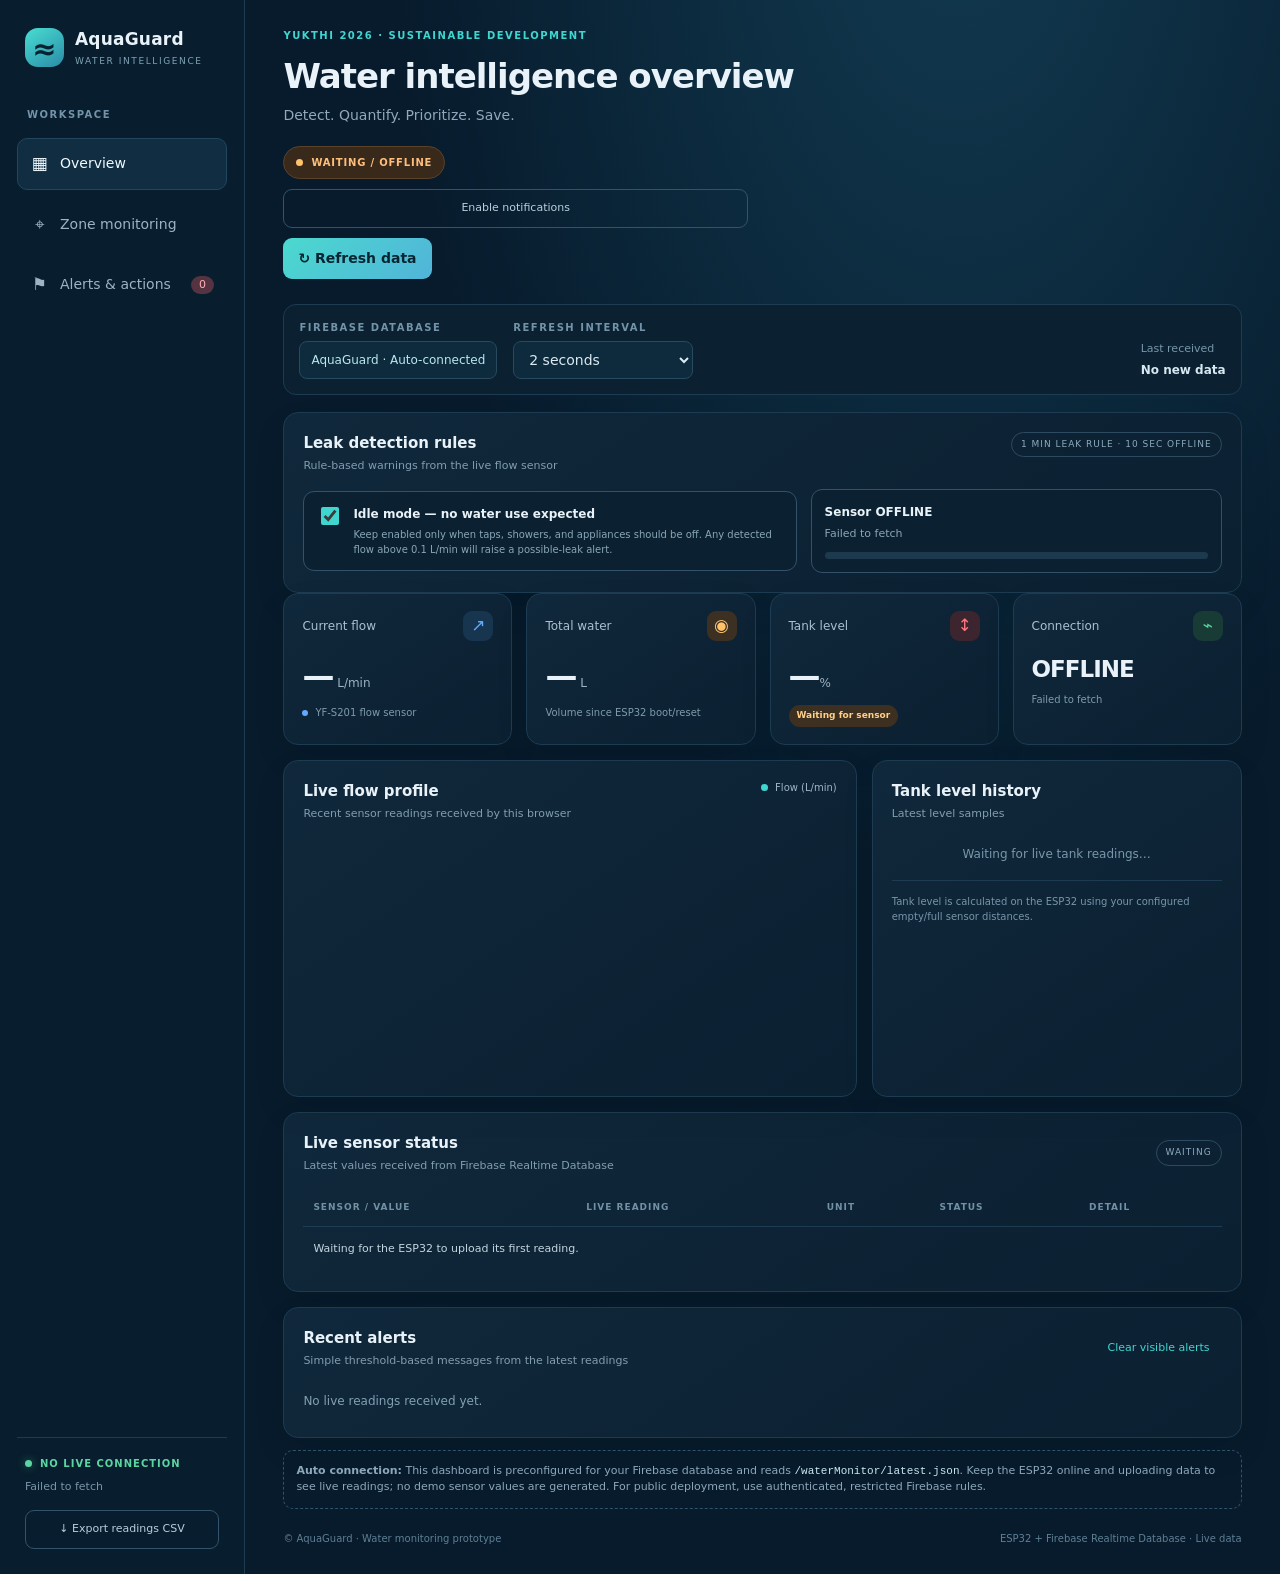
<file: index (3).html>
<!doctype html>
<html lang="en">
<head>
<meta charset="utf-8"><meta name="viewport" content="width=device-width,initial-scale=1">
<meta name="theme-color" content="#071b2c">
<title>AquaGuard | Live Water Intelligence</title>
<style>
:root{--bg:#071b2c;--panel:#0d2437;--panel2:#102b40;--line:#1d3b51;--text:#e8f2f8;--muted:#91a9bb;--cyan:#41d5d0;--blue:#62a9ff;--green:#5ad6a2;--amber:#ffc36b;--red:#ff777e}
*{box-sizing:border-box}body{margin:0;background:radial-gradient(ellipse at 75% -10%,#123b52 0,transparent 42%),var(--bg);color:var(--text);font:14px/1.5 Inter,ui-sans-serif,system-ui,-apple-system,BlinkMacSystemFont,"Segoe UI",sans-serif}
button,select,input{font:inherit}.app-shell{min-height:100vh;display:grid;grid-template-columns:245px minmax(0,1fr)}
.sidebar{padding:25px 17px;border-right:1px solid var(--line);background:#081d2d;display:flex;flex-direction:column;gap:9px}.brand{display:flex;align-items:center;gap:11px;padding:2px 8px 30px}.brand-mark{width:39px;height:39px;border-radius:13px;background:linear-gradient(145deg,#48ded2,#2b8ba7);display:grid;place-items:center;color:#062230;font-size:29px;font-weight:800}.brand strong{display:block;font-size:17px;letter-spacing:.2px}.brand small{display:block;color:#80a4b7;font-size:9px;letter-spacing:1.6px;margin-top:2px}.side-label,.eyebrow,.field-group label{font-size:10px;letter-spacing:1.5px;color:#7293a8;font-weight:750}.side-label{padding:0 10px 7px}.nav-item{border:1px solid transparent;background:transparent;color:#9cb4c5;text-align:left;padding:12px;border-radius:10px;display:flex;align-items:center;gap:11px;cursor:pointer}.nav-item span:first-child{font-size:17px;width:19px;text-align:center}.nav-item.active,.nav-item:hover{background:#102d42;border-color:#21465e;color:#effaff}.nav-count{margin-left:auto;background:#553340;color:#ffb3b8;border-radius:20px;padding:1px 8px;font-size:11px}.sidebar-bottom{margin-top:auto;border-top:1px solid var(--line);padding:18px 8px 0}.live-indicator{font-size:10px;letter-spacing:1px;font-weight:800;color:var(--green);display:flex;align-items:center;gap:8px}.live-indicator span,.mode-pill span{width:7px;height:7px;border-radius:50%;background:var(--green);box-shadow:0 0 10px #5ad6a277}.sidebar-bottom p{color:#7895a9;font-size:11px;margin:8px 0 15px}.outline-button,.primary-button,.text-button{cursor:pointer;border-radius:9px;padding:10px 12px}.outline-button{border:1px solid #31546a;background:transparent;color:#b9cfdd;width:100%;font-size:11px}.main-content{padding:28px clamp(18px,3vw,42px);max-width:1600px;width:100%;margin:0 auto}.topbar{display:flex;align-items:flex-start;justify-content:space-between;gap:20px;flex-wrap:wrap}.eyebrow{color:var(--cyan)}h1{font-size:clamp(25px,3vw,34px);letter-spacing:-1px;margin:8px 0 3px}.subtitle{color:var(--muted);margin:0}.top-actions{display:flex;align-items:center;gap:10px;flex-wrap:wrap}.mode-pill{border:1px solid #245849;background:#0d332f;color:#77e6bd;border-radius:30px;padding:8px 12px;display:flex;align-items:center;gap:8px;font-size:10px;letter-spacing:.8px;font-weight:800}.mode-pill.offline{color:#ffbf7c;background:#39291b;border-color:#5b4329}.mode-pill.offline span{background:var(--amber);box-shadow:none}.primary-button{border:0;background:linear-gradient(135deg,#4bd9cf,#51b4d9);color:#062531;font-weight:800;padding:10px 15px}.toolbar{display:flex;align-items:end;gap:16px;flex-wrap:wrap;margin:25px 0 17px;padding:15px;background:#0b2031;border:1px solid var(--line);border-radius:13px}.field-group{display:flex;flex-direction:column;gap:6px;min-width:180px}.field-group select,.field-group input{background:#0e2a3d;border:1px solid #29495e;color:#dbeaf3;border-radius:8px;padding:9px 11px;outline:none}.updated-text{margin-left:auto;color:#7897aa;font-size:11px}.updated-text strong{display:block;color:#d6e8f2;font-size:12px;margin-top:3px}.metric-grid{display:grid;grid-template-columns:repeat(4,minmax(0,1fr));gap:14px}.metric-card,.panel{background:linear-gradient(145deg,#10283b,#0b2031);border:1px solid var(--line);border-radius:15px;box-shadow:0 14px 35px #00000012}.metric-card{padding:17px 18px;min-width:0}.metric-heading{display:flex;align-items:center;justify-content:space-between;color:#a8c0cf;font-size:12px}.metric-icon{width:30px;height:30px;display:grid;place-items:center;border-radius:9px;font-size:17px}.blue{color:var(--blue);background:#183550}.amber{color:var(--amber);background:#3c3023}.red{color:var(--red);background:#3d252f}.green{color:var(--green);background:#183b36}.metric-value{font-size:clamp(25px,2.5vw,33px);font-weight:750;letter-spacing:-1px;margin:11px 0 5px;white-space:nowrap}.metric-value small{font-size:12px;letter-spacing:0;color:#9bb3c3;font-weight:500}.metric-foot{display:flex;align-items:center;gap:7px;color:#7f9aac;font-size:10px}.dot{width:6px;height:6px;border-radius:50%;display:inline-block}.blue-dot{background:var(--blue)}.content-grid{display:grid;grid-template-columns:minmax(0,1.55fr) minmax(260px,1fr);gap:15px;margin-top:15px}.panel{padding:19px;min-width:0}.panel-heading{display:flex;align-items:flex-start;justify-content:space-between;gap:15px;margin-bottom:14px}.panel-heading h2{font-size:15px;margin:0 0 4px}.panel-heading p{font-size:11px;color:#829daf;margin:0}.legend{display:flex;align-items:center;gap:7px;color:#9eb5c5;font-size:10px;white-space:nowrap}.legend i{display:inline-block;width:7px;height:7px;background:var(--cyan);border-radius:50%}.chart-wrap{height:240px;width:100%}#flow-chart{width:100%;height:100%;overflow:visible}.chart-empty{height:100%;display:grid;place-items:center;text-align:center;color:#7997aa;font-size:12px}.priority-bars{display:flex;flex-direction:column;gap:17px;padding:8px 0}.priority-row{display:grid;grid-template-columns:90px 1fr 40px;align-items:center;gap:9px;font-size:11px;color:#a6bdcb}.bar-track{height:8px;border-radius:20px;background:#1d394d;overflow:hidden}.bar-fill{height:100%;border-radius:20px;background:linear-gradient(90deg,#35cdbb,#62a9ff)}.priority-note{font-size:10px;color:#7895a9;border-top:1px solid var(--line);padding-top:13px;margin-top:9px}.zones-panel,.alerts-panel{margin-top:15px}.section-heading{align-items:center}.section-chip{border:1px solid #2c4b60;border-radius:20px;padding:5px 9px;color:#8caabc;font-size:9px;letter-spacing:1px;white-space:nowrap}.table-wrap{overflow-x:auto}table{border-collapse:collapse;width:100%;min-width:720px}th{text-align:left;color:#7291a5;font-size:9px;letter-spacing:1px;font-weight:800;padding:12px 10px;border-bottom:1px solid var(--line)}td{padding:14px 10px;border-bottom:1px solid #183347;color:#c3d5e0;font-size:11px}tbody tr:last-child td{border-bottom:0}.zone-name{font-weight:700;color:#e3eff6}.subline{display:block;color:#7896a9;font-size:10px;margin-top:2px}.status-tag{display:inline-block;border-radius:20px;padding:4px 8px;font-size:9px;font-weight:800;white-space:nowrap}.status-ok{color:#72e4b6;background:#123a33}.status-warn{color:#ffd08a;background:#3d3020}.status-bad{color:#ff9da4;background:#42262e}.alert-list{display:grid;grid-template-columns:repeat(auto-fit,minmax(220px,1fr));gap:10px}.alert-item{border:1px solid #234257;background:#0b2030;border-radius:11px;padding:13px;display:flex;gap:11px}.alert-symbol{width:28px;height:28px;flex:0 0 auto;display:grid;place-items:center;border-radius:8px;background:#3c2c20;color:var(--amber)}.alert-item strong{font-size:11px;display:block}.alert-item p{font-size:10px;color:#8ca6b7;margin:4px 0 0}.text-button{background:transparent;border:0;color:var(--cyan);font-size:11px}.empty-alert{color:#82a0b2;font-size:12px;padding:8px 0}footer{display:flex;justify-content:space-between;gap:12px;flex-wrap:wrap;color:#5f7f94;font-size:10px;margin-top:22px}.toast{position:fixed;right:20px;bottom:20px;background:#123448;border:1px solid #2d6070;color:#dff8ff;padding:11px 15px;border-radius:10px;opacity:0;transform:translateY(8px);transition:.2s;pointer-events:none}.toast.show{opacity:1;transform:translateY(0)}.leak-controls{margin-top:15px}.leak-layout{display:grid;grid-template-columns:minmax(0,1.2fr) minmax(220px,1fr);gap:14px;align-items:center}.idle-toggle{display:flex;align-items:flex-start;gap:11px;padding:13px;border:1px solid #315269;border-radius:11px;background:#0b2030}.idle-toggle input{width:18px;height:18px;accent-color:#41d5d0;margin-top:2px;flex:0 0 auto}.idle-toggle strong{display:block;font-size:12px}.idle-toggle small{display:block;color:#89a6b8;font-size:10px;margin-top:4px}.leak-status{padding:13px;border:1px solid #315269;border-radius:11px;background:#0b2030}.leak-status strong{display:block;font-size:12px}.leak-status p{margin:5px 0 0;color:#89a6b8;font-size:11px}.leak-progress{height:7px;border-radius:20px;background:#1d394d;overflow:hidden;margin-top:10px}.leak-progress span{display:block;height:100%;width:0;background:linear-gradient(90deg,#ffc36b,#ff777e);transition:width .3s}.connection-help{margin-top:12px;padding:12px;border:1px dashed #315269;border-radius:10px;color:#8da8ba;font-size:11px}.connection-help code{color:#c9e8f2;overflow-wrap:anywhere}
@media(max-width:1050px){.metric-grid{grid-template-columns:repeat(2,minmax(0,1fr))}.app-shell{grid-template-columns:205px minmax(0,1fr)}}
@media(max-width:760px){.leak-layout{grid-template-columns:1fr}.app-shell{display:block}.sidebar{position:static;padding:12px 15px;border-right:0;border-bottom:1px solid var(--line);display:block}.brand{padding:0 4px 10px}.side-label,.sidebar-bottom{display:none}.sidebar .nav-item{display:inline-flex;padding:8px 10px;font-size:11px;margin-right:4px}.main-content{padding:22px 14px}.content-grid{grid-template-columns:1fr}.toolbar{align-items:stretch}.field-group{flex:1;min-width:145px}.updated-text{margin-left:0}.chart-wrap{height:210px}.metric-card{padding:14px}.metric-value{font-size:25px}}
@media(max-width:390px){.metric-grid{grid-template-columns:1fr 1fr;gap:8px}.metric-card{padding:12px}.metric-heading{font-size:10px}.metric-value{font-size:22px}}
</style>
</head>
<body>
<div class="app-shell">
<aside class="sidebar">
  <div class="brand"><div class="brand-mark">≈</div><div><strong>AquaGuard</strong><small>WATER INTELLIGENCE</small></div></div>
  <div class="side-label">WORKSPACE</div>
  <button class="nav-item active" data-view="overview"><span>▦</span> Overview</button>
  <button class="nav-item" data-view="zones"><span>⌖</span> Zone monitoring</button>
  <button class="nav-item" data-view="alerts"><span>⚑</span> Alerts & actions <span class="nav-count" id="sidebar-alert-count">0</span></button>
  <div class="sidebar-bottom"><div class="live-indicator"><span></span><b id="side-mode">LIVE CONNECTION</b></div><p id="side-message">Waiting for Firebase sensor data.</p><button class="outline-button" id="export-csv">↓ Export readings CSV</button></div>
</aside>
<main class="main-content">
<header class="topbar"><div><div class="eyebrow">YUKTHI 2026 · SUSTAINABLE DEVELOPMENT</div><h1 id="page-title">Water intelligence overview</h1><p class="subtitle">Detect. Quantify. Prioritize. Save.</p></div><div class="top-actions"><span class="mode-pill offline" id="mode-pill"><span></span><b id="mode-text">CONNECTING TO FIREBASE</b></span><button class="outline-button" id="enable-notifications" type="button">Enable notifications</button><button class="primary-button" id="run-scan">↻ Refresh data</button></div></header>
<section class="toolbar">
 <div class="field-group"><label>FIREBASE DATABASE</label><div style="background:#0e2a3d;border:1px solid #29495e;color:#b9e9ed;border-radius:8px;padding:9px 11px;font-size:12px">AquaGuard · Auto-connected</div></div>
 <div class="field-group"><label for="refresh-rate">REFRESH INTERVAL</label><select id="refresh-rate"><option value="2000">2 seconds</option><option value="5000">5 seconds</option><option value="10000">10 seconds</option></select></div>
 <div class="updated-text">Last received<strong id="last-updated">Waiting for data</strong></div>
</section>
<section class="panel leak-controls" aria-labelledby="leak-heading">
 <div class="panel-heading"><div><h2 id="leak-heading">Leak detection rules</h2><p>Rule-based warnings from the live flow sensor</p></div><span class="section-chip">1 MIN LEAK RULE · 10 SEC OFFLINE</span></div>
 <div class="leak-layout">
  <label class="idle-toggle" for="idle-mode"><input type="checkbox" id="idle-mode" checked><span><strong>Idle mode — no water use expected</strong><small>Keep enabled only when taps, showers, and appliances should be off. Any detected flow above 0.1 L/min will raise a possible-leak alert.</small></span></label>
  <div class="leak-status"><strong id="leak-status-title">Monitoring flow…</strong><p id="leak-status-detail">Leak alert after 1 minute of continuous flow above 0.1 L/min. No fresh sensor update for 10 seconds means OFFLINE.</p><div class="leak-progress"><span id="leak-progress-bar"></span></div></div>
 </div>
</section>
<section class="metric-grid" id="metrics">
 <article class="metric-card"><div class="metric-heading">Current flow <span class="metric-icon blue">↗</span></div><div class="metric-value"><span id="metric-flow">—</span><small> L/min</small></div><div class="metric-foot"><span class="dot blue-dot"></span> YF-S201 flow sensor</div></article>
 <article class="metric-card"><div class="metric-heading">Total water <span class="metric-icon amber">◉</span></div><div class="metric-value"><span id="metric-loss">—</span><small> L</small></div><div class="metric-foot">Volume since ESP32 boot/reset</div></article>
 <article class="metric-card"><div class="metric-heading">Tank level <span class="metric-icon red">↕</span></div><div class="metric-value"><span id="metric-priority">—</span><small id="level-unit">%</small></div><div class="metric-foot"><span class="status-tag status-warn" id="tank-status">Waiting for sensor</span></div></article>
 <article class="metric-card"><div class="metric-heading">Connection <span class="metric-icon green">⌁</span></div><div class="metric-value" id="metric-zones" style="font-size:23px">OFFLINE</div><div class="metric-foot" id="connection-detail">Waiting for Firebase data</div></article>
</section>
<section class="content-grid">
 <article class="panel chart-panel"><div class="panel-heading"><div><h2>Live flow profile</h2><p>Recent sensor readings received by this browser</p></div><span class="legend"><i></i> Flow (L/min)</span></div><div class="chart-wrap"><svg id="flow-chart" viewBox="0 0 640 230" role="img" aria-label="Live water flow line chart"></svg></div></article>
 <article class="panel priority-panel"><div class="panel-heading"><div><h2>Tank level history</h2><p>Latest level samples</p></div></div><div id="priority-bars" class="priority-bars"><div class="chart-empty">Waiting for live tank readings…</div></div><div class="priority-note">Tank level is calculated on the ESP32 using your configured empty/full sensor distances.</div></article>
</section>
<section class="panel zones-panel" id="zone-section"><div class="panel-heading section-heading"><div><h2>Live sensor status</h2><p>Latest values received from Firebase Realtime Database</p></div><span class="section-chip" id="zone-count">WAITING</span></div><div class="table-wrap"><table><thead><tr><th>SENSOR / VALUE</th><th>LIVE READING</th><th>UNIT</th><th>STATUS</th><th>DETAIL</th></tr></thead><tbody id="zone-table"><tr><td colspan="5">Waiting for the ESP32 to upload its first reading.</td></tr></tbody></table></div></section>
<section class="panel alerts-panel" id="alerts-section"><div class="panel-heading section-heading"><div><h2>Recent alerts</h2><p>Simple threshold-based messages from the latest readings</p></div><button class="text-button" id="clear-alerts">Clear visible alerts</button></div><div id="alert-list" class="alert-list"><div class="empty-alert">No live readings received yet.</div></div></section>
<div class="connection-help"><strong>Auto connection:</strong> This dashboard is preconfigured for your Firebase database and reads <code>/waterMonitor/latest.json</code>. Keep the ESP32 online and uploading data to see live readings; no demo sensor values are generated. For public deployment, use authenticated, restricted Firebase rules.</div>
<footer><span>© AquaGuard · Water monitoring prototype</span><span>ESP32 + Firebase Realtime Database · Live data</span></footer>
</main></div><div id="toast" class="toast" role="status" aria-live="polite"></div>
<script>
(() => {
const $ = id => document.getElementById(id);
const DB_URL = "https://aquaguard-2717f-default-rtdb.asia-southeast1.firebasedatabase.app";
let history = [], levelHistory = [], alerts = [], timer = null, lastData = null, lastDataAt = 0;
const maxPoints = 30;
const FLOW_THRESHOLD = 0.1;
const LEAK_DURATION_MS = 60 * 1000;
const OFFLINE_TIMEOUT_MS = 10 * 1000;
let continuousFlowStartedAt = null, lastSampleAt = null, lastSampleId = null, lastFlow = 0;
 let lastFreshSampleAt = 0, lastPayloadFingerprint = null, offlineWatchdog = null;
 let leakNotificationSent = false;
function dbBase(){return DB_URL}
function toast(message){const el=$("toast");el.textContent=message;el.classList.add("show");setTimeout(()=>el.classList.remove("show"),2600)}
function setConnection(online,msg){
 $("mode-pill").classList.toggle("offline",!online);
 $("mode-text").textContent=online?"LIVE DATA CONNECTED":"WAITING / OFFLINE";
 $("side-mode").textContent=online?"LIVE CONNECTION":"NO LIVE CONNECTION";
 $("side-message").textContent=msg;
 $("metric-zones").textContent=online?"ONLINE":"OFFLINE";
 $("connection-detail").textContent=msg;
}
function num(v){const n=Number(v);return Number.isFinite(n)?n:null}
function format(v,d=2){return v===null||v===undefined||!Number.isFinite(Number(v))?"—":Number(v).toFixed(d)}
function timeLabel(t){return new Date(t).toLocaleTimeString([], {hour:"2-digit",minute:"2-digit",second:"2-digit"})}
function addAlert(key,title,detail,kind="warn"){
 if(alerts.some(a=>a.key===key))return;
 alerts.unshift({key,title,detail,kind,time:Date.now()});alerts=alerts.slice(0,10);renderAlerts();
  if ("Notification" in window && Notification.permission === "granted") {
   try { new Notification("AquaGuard: " + title, { body: detail, tag: key }); } catch (_) {}
  }
}
function renderAlerts(){
 $("sidebar-alert-count").textContent=alerts.length;
 const el=$("alert-list");
 if(!alerts.length){el.innerHTML='<div class="empty-alert">No alerts currently. Alerts will appear when a live reading crosses a threshold.</div>';return}
 el.innerHTML=alerts.map(a=>`<div class="alert-item"><div class="alert-symbol" style="${a.kind==="bad"?"background:#42262e;color:#ff9da4":""}">${a.kind==="bad"?"!":"⚑"}</div><div><strong>${escapeHtml(a.title)}</strong><p>${escapeHtml(a.detail)} · ${timeLabel(a.time)}</p></div></div>`).join("");
}
function escapeHtml(s){return String(s).replace(/[&<>"']/g,c=>({"&":"&amp;","<":"&lt;",">":"&gt;",'"':"&quot;","'":"&#39;"}[c]))}
function renderChart(){
 const svg=$("flow-chart"), w=640,h=230,left=42,right=14,top=12,bottom=28,pw=w-left-right,ph=h-top-bottom;
 if(history.length<1){svg.innerHTML='<text x="320" y="112" text-anchor="middle" fill="#7897aa" font-size="13">Waiting for live Firebase readings…</text>';return}
 const values=history.map(p=>p.v), max=Math.max(1,...values)*1.18, min=0;
 let out="";
 for(let i=0;i<=4;i++){let y=top+ph*i/4;let val=max-(max-min)*i/4;out+=`<line x1="${left}" y1="${y}" x2="${w-right}" y2="${y}" stroke="#1d3b51" stroke-width="1"/><text x="${left-8}" y="${y+4}" text-anchor="end" fill="#7593a7" font-size="10">${val.toFixed(1)}</text>`}
 const pts=history.map((p,i)=>({x:left+(history.length===1?pw/2:pw*i/(maxPoints-1)),y:top+ph-(p.v/max)*ph}));
 if(pts.length>1){let area=`${pts[0].x},${top+ph} `+pts.map(p=>`${p.x},${p.y}`).join(" ")+` ${pts[pts.length-1].x},${top+ph}`;out+=`<polygon points="${area}" fill="#41d5d0" opacity=".10"/>`}
 out+=`<polyline points="${pts.map(p=>`${p.x},${p.y}`).join(" ")}" fill="none" stroke="#41d5d0" stroke-width="3" stroke-linecap="round" stroke-linejoin="round"/>`;
 pts.forEach(p=>out+=`<circle cx="${p.x}" cy="${p.y}" r="3.5" fill="#071b2c" stroke="#41d5d0" stroke-width="2"/>`);
 const ticks=[0,Math.floor((history.length-1)/2),history.length-1].filter((v,i,a)=>a.indexOf(v)===i);
 ticks.forEach(i=>out+=`<text x="${pts[i].x}" y="${h-7}" text-anchor="middle" fill="#7593a7" font-size="10">${history[i].t}</text>`);
 svg.innerHTML=out;
}
function renderLevelBars(){
 const el=$("priority-bars");
 if(!levelHistory.length){el.innerHTML='<div class="chart-empty">Waiting for live tank readings…</div>';return}
 const subset=levelHistory.slice(-5).reverse();
 el.innerHTML=subset.map((p,i)=>{const valid=p.v>=0;const v=valid?Math.max(0,Math.min(100,p.v)):0;return `<div><div class="priority-row"><span>${p.t}</span><div class="bar-track"><div class="bar-fill" style="width:${v}%;background:${v<20?"linear-gradient(90deg,#ff777e,#ffc36b)":"linear-gradient(90deg,#35cdbb,#62a9ff)"}"></div></div><strong>${valid?format(v,0)+"%":"N/A"}</strong></div></div>`}).join("");
}
function renderTable(d){
 const rows=[
 ["Water flow rate",format(d.flowRateLMin),"L/min",d.flowRateLMin>0?"Flow detected":"No flow",d.flowRateLMin>0?"Water is moving through the sensor":"No pulses measured in latest interval"],
 ["Total water volume",format(d.totalLitres),"L","Reported","ESP32 running total"],
 ["Tank level",d.tankLevelPercent<0?"No echo":format(d.tankLevelPercent,0),d.tankLevelPercent<0?"":"% ",d.tankLevelPercent<0?"Sensor check":d.tankLevelPercent<20?"Low level":d.tankLevelPercent>90?"Nearly full":"Normal","Ultrasonic sensor reading"],
 ["Sensor distance",format(d.distanceCm),"cm",d.distanceCm<0?"No echo":"Reported","Distance from sensor to water surface"],
 ["Wi-Fi signal",d.wifiRssi===null?"—":d.wifiRssi,"dBm",d.wifiRssi!==null?"Reported":"Not supplied","Signal strength at ESP32"]
 ];
 $("zone-table").innerHTML=rows.map(r=>`<tr><td class="zone-name">${r[0]}</td><td>${r[1]}</td><td>${r[2]}</td><td><span class="status-tag ${String(r[3]).includes("Low")||String(r[3]).includes("check")?"status-warn":String(r[3]).includes("full")?"status-warn":"status-ok"}">${r[3]}</span></td><td>${r[4]}</td></tr>`).join("");
 $("zone-count").textContent="5 LIVE VALUES";
}
function updateLeakRules(flow, d){
 const now = Date.now();
 const sampleId = d.updatedAtMillis ?? d.timestamp ?? d.updatedAt ?? null;
 const fingerprint = JSON.stringify([d.flowRateLMin, d.totalLitres, d.tankLevelPercent, d.distanceCm, d.wifiRssi]);
 // Prefer the ESP32 timestamp. If firmware does not send one, fall back to
 // detecting whether the actual sensor payload changes between polls.
 const hasSampleId = sampleId !== null && sampleId !== undefined;
 const sampleKey = hasSampleId ? String(sampleId) : fingerprint;
 const isNewSample = sampleKey !== lastSampleId;
 if (isNewSample) {
  const gap = lastSampleAt === null ? 0 : now - lastSampleAt;
  const continuous = flow > FLOW_THRESHOLD;
  if (!continuous || (lastSampleAt !== null && gap > OFFLINE_TIMEOUT_MS)) {
   continuousFlowStartedAt = continuous ? now : null;
   leakNotificationSent = false;
  } else if (continuousFlowStartedAt === null) {
   continuousFlowStartedAt = now;
   leakNotificationSent = false;
  }
  lastSampleAt = now;
  lastFreshSampleAt = now;
  lastSampleId = sampleKey;
  lastPayloadFingerprint = fingerprint;
  lastFlow = flow;
 }
 const idleMode = $("idle-mode").checked;
 if (idleMode && flow > FLOW_THRESHOLD) {
  addAlert("flow-while-idle", "Possible leak — flow during idle mode", `Flow is ${format(flow)} L/min while idle mode says no water use is expected. Check taps, toilets, pipes, and appliances.`, "bad");
 }
 const elapsed = continuousFlowStartedAt === null || flow <= FLOW_THRESHOLD ? 0 : Math.max(0, now - continuousFlowStartedAt);
 const minutes = Math.floor(elapsed / 60000), seconds = Math.floor((elapsed % 60000) / 1000);
 const status = $("leak-status-title"), detail = $("leak-status-detail"), bar = $("leak-progress-bar");
 if (flow <= FLOW_THRESHOLD) {
  status.textContent = "No continuous flow detected";
  detail.textContent = `Flow is at or below ${FLOW_THRESHOLD.toFixed(1)} L/min. The 1-minute timer is reset.`;
  bar.style.width = "0%";
 } else if (elapsed >= LEAK_DURATION_MS) {
  status.textContent = "POSSIBLE LEAK — continuous flow for 1 minute";
  detail.textContent = `Flow has remained above ${FLOW_THRESHOLD.toFixed(1)} L/min for at least 1 minute. Inspect the system; this is a suspicion, not proof of a leak.`;
  bar.style.width = "100%";
  addAlert("continuous-flow-1min", "POSSIBLE WATER LEAK — 1 minute continuous flow", `Flow has stayed above ${FLOW_THRESHOLD.toFixed(1)} L/min for 1 minute. Inspect taps, toilet valves, pipe joints, and the tank inlet.`, "bad");
  leakNotificationSent = true;
 } else {
  status.textContent = `Continuous flow: ${minutes}m ${String(seconds).padStart(2,"0")}s / 1m`;
  detail.textContent = idleMode ? "Idle-flow alert is also enabled. Turn idle mode off during expected water use." : "Idle mode is off; the 1-minute continuous-flow rule remains active.";
  bar.style.width = `${Math.min(100, elapsed / LEAK_DURATION_MS * 100)}%`;
 }
}
function checkSensorFreshness(){
 const now = Date.now();
 if (!lastFreshSampleAt) return;
 if (now - lastFreshSampleAt >= OFFLINE_TIMEOUT_MS) {
  setConnection(false, "No new ESP32 sensor reading for 10 seconds");
  $("last-updated").textContent = "No fresh reading — OFFLINE";
  $("leak-status-title").textContent = "Sensor OFFLINE";
  $("leak-status-detail").textContent = "The sensor data has not changed for 10 seconds. Leak timing is paused until fresh readings return.";
  $("leak-progress-bar").style.width = "0%";
  continuousFlowStartedAt = null;
 }
}
function applyData(d){
 const flow=num(d.flowRateLMin),total=num(d.totalLitres),level=num(d.tankLevelPercent),distance=num(d.distanceCm),rssi=num(d.wifiRssi);
 const data={flowRateLMin:flow??0,totalLitres:total??0,tankLevelPercent:level??-1,distanceCm:distance??-1,wifiRssi:rssi};
 lastData=data;lastDataAt=Date.now();
 $("metric-flow").textContent=format(flow);
 $("metric-loss").textContent=format(total);
 $("metric-priority").textContent=level===null||level<0?"—":format(level,0);
 $("tank-status").textContent=level===null||level<0?"Sensor check":level<20?"LOW LEVEL":level>90?"NEARLY FULL":"NORMAL";
 $("tank-status").className="status-tag "+(level===null||level<0||level<20?"status-warn":level>90?"status-warn":"status-ok");
 $("last-updated").textContent=new Date().toLocaleTimeString();
 const t=timeLabel(Date.now());
 history.push({v:Math.max(0,flow??0),t});history=history.slice(-maxPoints);
 if(level!==null){levelHistory.push({v:level,t});levelHistory=levelHistory.slice(-maxPoints)}
 renderChart();renderLevelBars();renderTable(data);
 updateLeakRules(flow ?? 0, d);
 if (lastFreshSampleAt && Date.now() - lastFreshSampleAt < OFFLINE_TIMEOUT_MS) setConnection(true,"Latest readings received");
 if(level!==null&&level>=0&&level<20)addAlert("low:"+Math.floor(level/5),"Low tank level",`Tank level is ${format(level,0)}%. Check the tank or refill supply.`,"warn");
 else if(level!==null&&level>95)addAlert("full:"+Math.floor(level/2),"Tank nearly full",`Tank level is ${format(level,0)}%. Check for overflow risk.`,"warn");
 if(flow!==null&&flow>0.1&&level!==null&&level<5)addAlert("flowlowtank","Flow while tank is nearly empty",`Flow is ${format(flow)} L/min while the reported tank level is low.`,"bad");
}
async function refresh(){
 const base=dbBase();
 if(!base||base.includes("YOUR-PROJECT")||!/^https:\/\/.+/.test(base)){setConnection(false,"Enter a valid Firebase database URL");return}
 try{
  const res=await fetch(base+"/waterMonitor/latest.json",{cache:"no-store"});
  if(!res.ok)throw new Error("Firebase HTTP "+res.status+". Check database URL and read rules.");
  const d=await res.json();
  if(!d)throw new Error("No sensor data yet. Upload the ESP32 firmware first.");
  if(typeof d!=="object")throw new Error("Unexpected data at /waterMonitor/latest.json.");
  applyData(d);
 }catch(e){setConnection(false,e.message);$("last-updated").textContent="No new data";$("connection-detail").textContent=e.message;$("leak-status-title").textContent="Sensor OFFLINE";$("leak-status-detail").textContent=e.message;continuousFlowStartedAt=null}
}
function restartTimer(){if(timer)clearInterval(timer);refresh();timer=setInterval(refresh,Number($("refresh-rate").value)||2000)}
$("run-scan").addEventListener("click",()=>{refresh();toast("Refreshing Firebase readings…")});
$("enable-notifications").addEventListener("click", async ()=>{
 if (!("Notification" in window)) { toast("This browser does not support notifications"); return; }
 try {
  const permission = await Notification.requestPermission();
  if (permission === "granted") { toast("Browser notifications enabled"); $("enable-notifications").textContent = "Notifications enabled"; }
  else toast("Notification permission was not granted");
 } catch (_) { toast("Could not enable notifications"); }
});
$("refresh-rate").addEventListener("change",restartTimer);
$("clear-alerts").addEventListener("click",()=>{alerts=[];renderAlerts();toast("Visible alerts cleared")});
$("idle-mode").addEventListener("change",()=>{
 if($("idle-mode").checked && lastData && lastData.flowRateLMin > FLOW_THRESHOLD){
  addAlert("flow-while-idle", "Possible leak — flow during idle mode", `Flow is ${format(lastData.flowRateLMin)} L/min while idle mode says no water use is expected. Check taps, toilets, pipes, and appliances.`, "bad");
 }
 toast($("idle-mode").checked ? "Idle-flow monitoring enabled" : "Idle-flow monitoring paused");
});
$("export-csv").addEventListener("click",()=>{
 const rows=[["browser_time","flow_rate_l_min","total_litres","tank_level_percent","distance_cm","wifi_rssi"]];
 if(lastData)rows.push([new Date().toISOString(),lastData.flowRateLMin,lastData.totalLitres,lastData.tankLevelPercent,lastData.distanceCm,lastData.wifiRssi]);
 history.forEach((p,i)=>{if(i===0&&!lastData)rows.push([p.t,...[p.v,"","","",""]])});
 const csv=rows.map(r=>r.map(v=>`"${String(v??"").replace(/"/g,'""')}"`).join(",")).join("\n");
 const a=document.createElement("a");a.href=URL.createObjectURL(new Blob([csv],{type:"text/csv"}));a.download="aquaguard-live-readings.csv";a.click();URL.revokeObjectURL(a.href);
});
document.querySelectorAll(".nav-item").forEach(btn=>btn.addEventListener("click",()=>{
 document.querySelectorAll(".nav-item").forEach(b=>b.classList.remove("active"));btn.classList.add("active");
 const view=btn.dataset.view;
 if(view==="zones")$("zone-section").scrollIntoView({behavior:"smooth",block:"start"});
 else if(view==="alerts")$("alerts-section").scrollIntoView({behavior:"smooth",block:"start"});
 else window.scrollTo({top:0,behavior:"smooth"});
}));
restartTimer();
 offlineWatchdog = setInterval(checkSensorFreshness, 500);
})();
</script>
</body></html>
</file>
